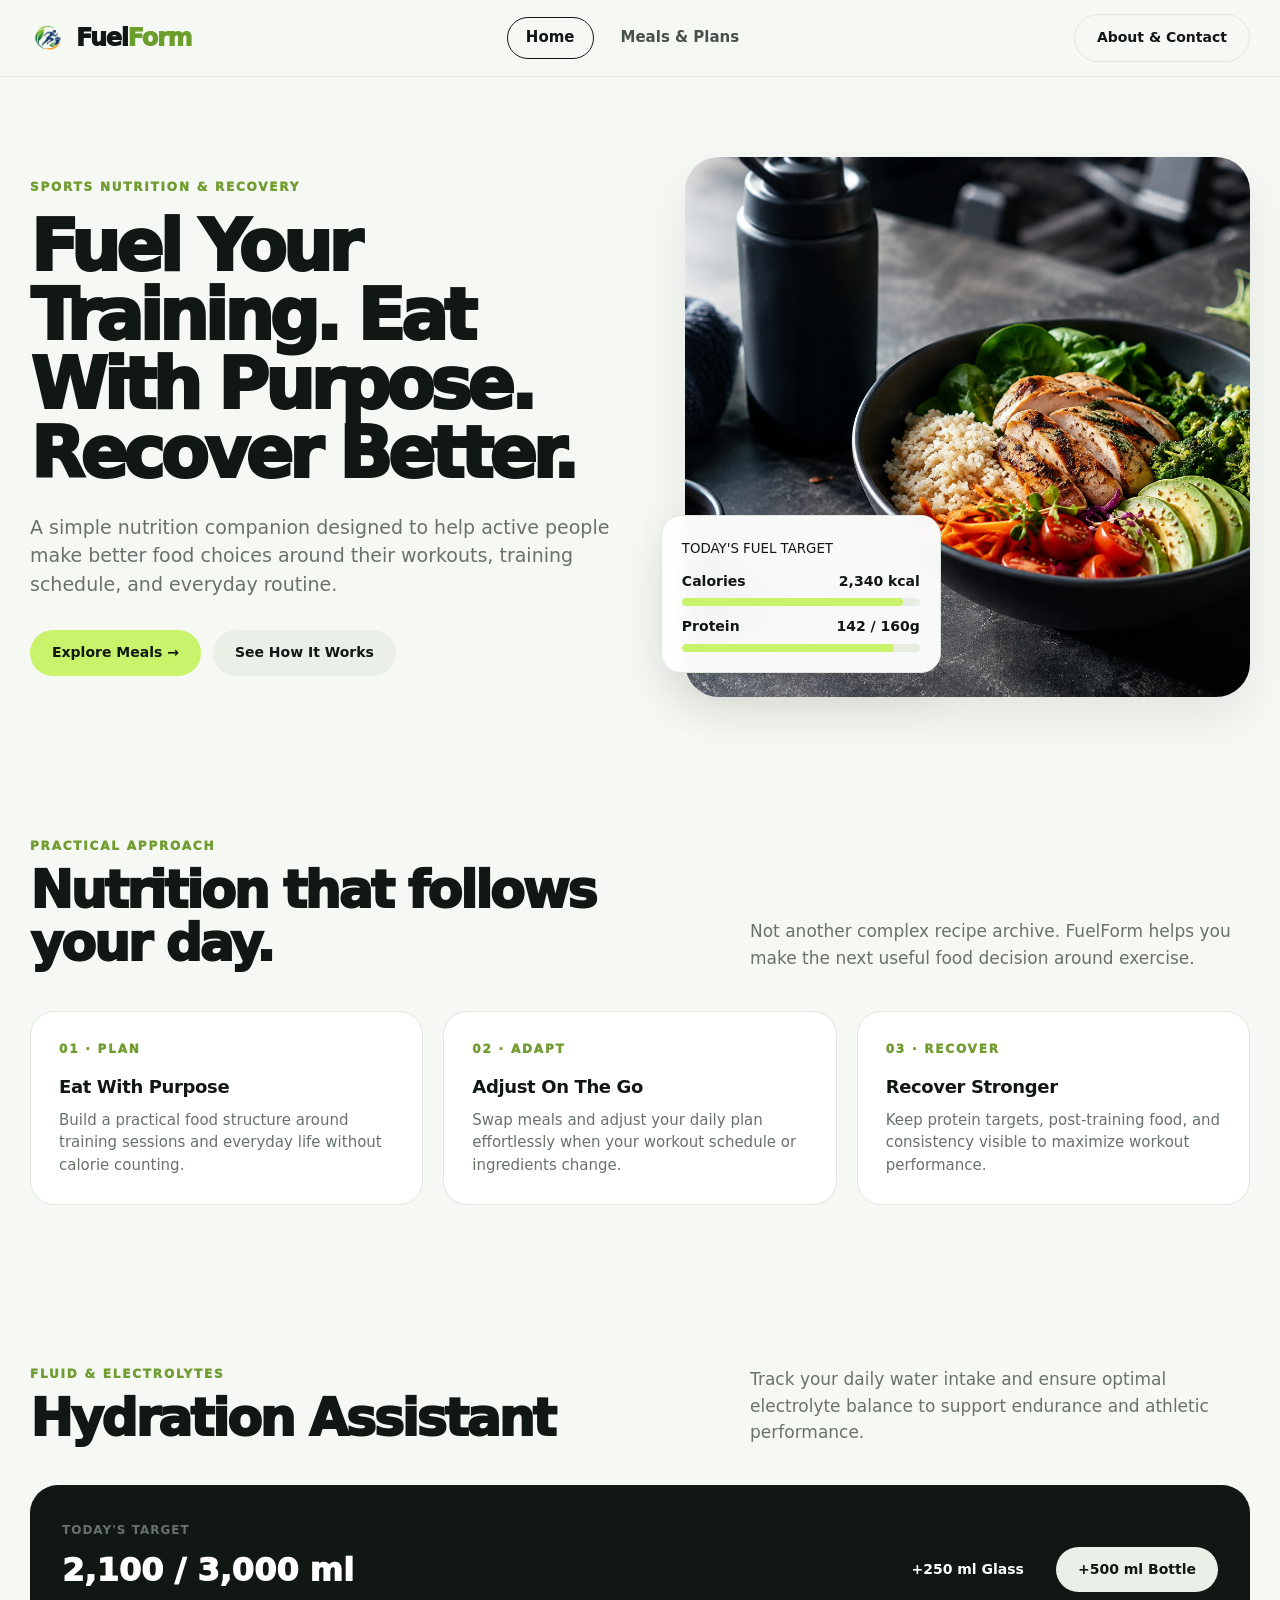
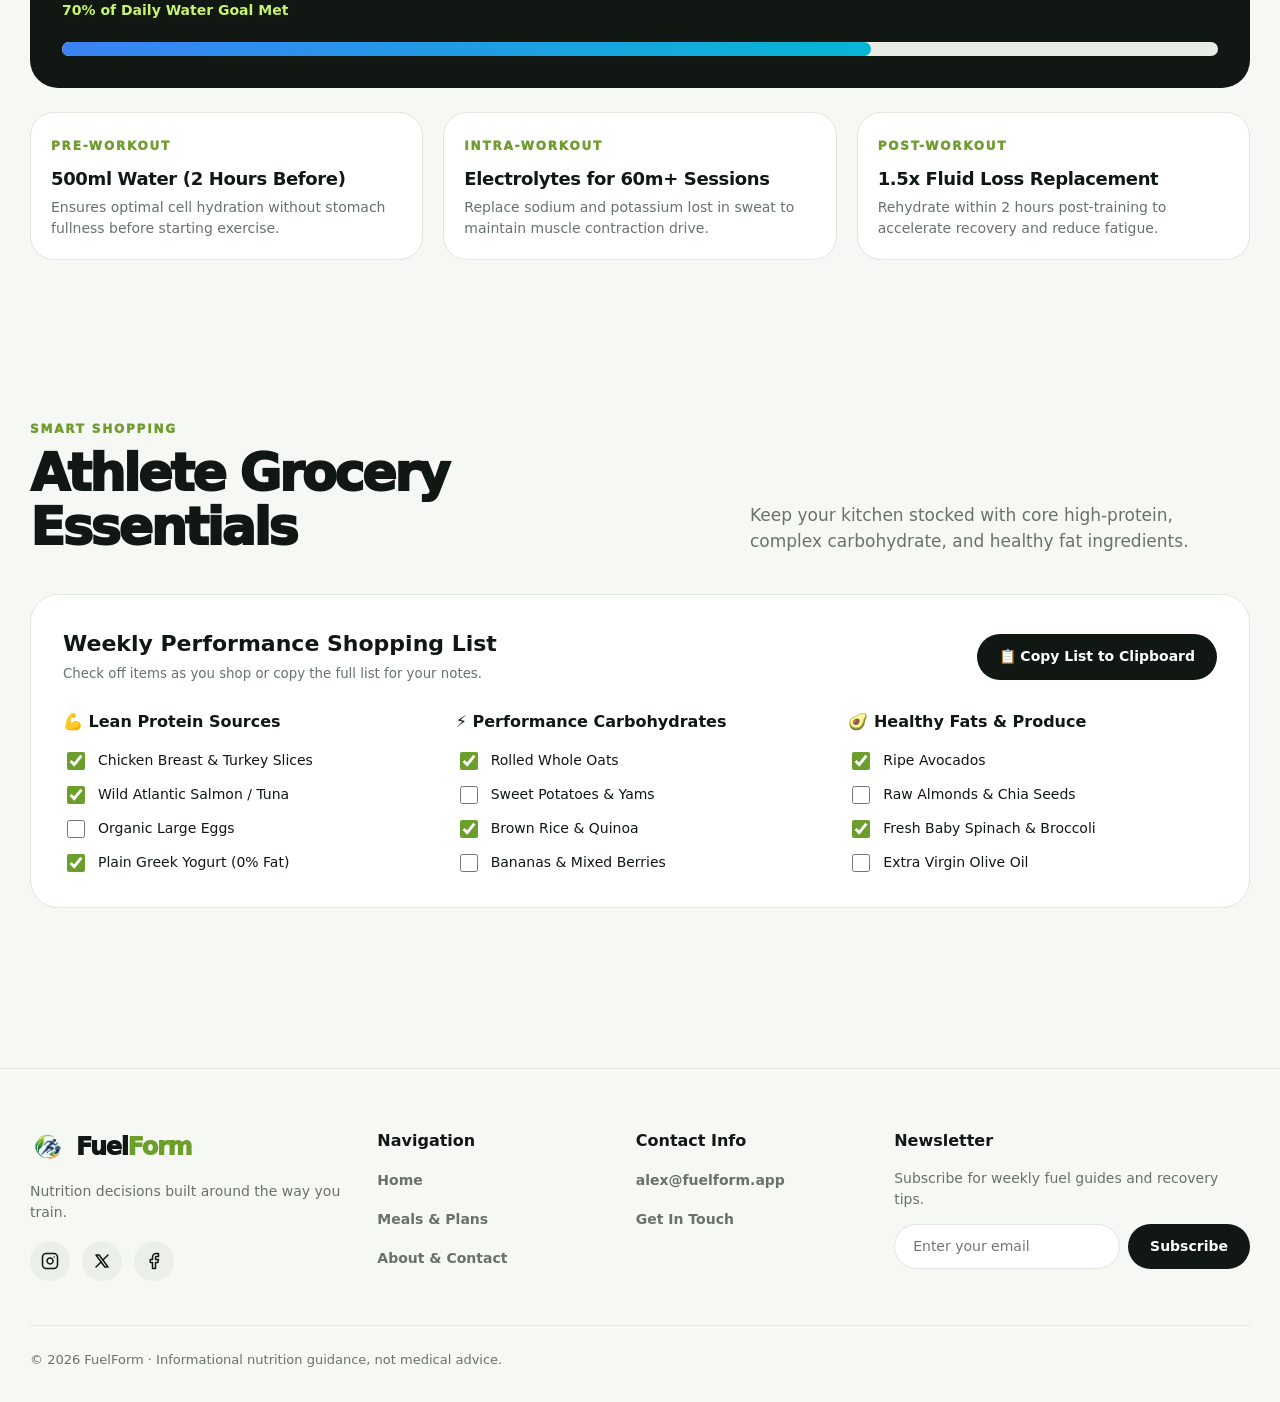
<file: index.html>
<!doctype html>
<html lang="en">

<head>
    <meta charset="utf-8">
    <meta name="viewport" content="width=device-width,initial-scale=1">
    <title>Home · FuelForm Sports Nutrition</title>
    <link rel="icon" type="image/png" href="assets/images/logo.png">
    <link rel="stylesheet" href="css/style.css">
</head>

<body>
    <!-- HEADER -->
    <header class="header">
        <div class="container nav">
            <a class="brand" href="index.html"><img src="assets/images/logo.png" alt="FuelForm Logo" class="brand-logo"><span>Fuel<em>Form</em></span></a>
            <nav class="navlinks">
                <a href="index.html" class="active">Home</a>
                <a href="meals-plans.html">Meals & Plans</a>
                <a href="about.html" class="nav-mobile-only">About & Contact</a>
            </nav>
            <div class="actions">
                <a href="about.html" class="btn primary nav-cta">About & Contact</a>
                <button class="menu" aria-label="Open navigation">☰</button>
            </div>
        </div>
    </header>

    <main>
        <!-- HERO SECTION -->
        <section class="hero">
            <div class="container hero-grid">
                <div>
                    <div class="eyebrow">SPORTS NUTRITION & RECOVERY</div>
                    <h1>Fuel Your Training. Eat With Purpose. Recover Better.</h1>
                    <p>A simple nutrition companion designed to help active people make better food choices around their workouts, training schedule, and everyday routine.</p>
                    <div class="actions" style="margin-top:28px">
                        <a class="btn lime" href="meals-plans.html">Explore Meals →</a>
                        <a class="btn soft" href="about.html">See How It Works</a>
                    </div>
                </div>
                <div class="photo-wrap">
                    <img class="hero-photo" src="assets/images/hero-food.png" alt="High-protein balanced sports nutrition meal">
                    <div class="float">
                        <small>TODAY'S FUEL TARGET</small>
                        <div class="metric"><span>Calories</span><span>2,340 kcal</span></div>
                        <div class="progress"><i style="width:93%"></i></div>
                        <div class="metric"><span>Protein</span><span>142 / 160g</span></div>
                        <div class="progress"><i style="width:89%"></i></div>
                    </div>
                </div>
            </div>
        </section>

        <!-- CORE PILLARS OVERVIEW -->
        <section class="section">
            <div class="container">
                <div class="sectionhead">
                    <div>
                        <div class="eyebrow">PRACTICAL APPROACH</div>
                        <h2>Nutrition that follows your day.</h2>
                    </div>
                    <p>Not another complex recipe archive. FuelForm helps you make the next useful food decision around exercise.</p>
                </div>
                <div class="qa-grid">
                    <article class="qa-card">
                        <div class="eyebrow">01 · PLAN</div>
                        <h4>Eat With Purpose</h4>
                        <p>Build a practical food structure around training sessions and everyday life without calorie counting.</p>
                    </article>

                    <article class="qa-card">
                        <div class="eyebrow">02 · ADAPT</div>
                        <h4>Adjust On The Go</h4>
                        <p>Swap meals and adjust your daily plan effortlessly when your workout schedule or ingredients change.</p>
                    </article>

                    <article class="qa-card">
                        <div class="eyebrow">03 · RECOVER</div>
                        <h4>Recover Stronger</h4>
                        <p>Keep protein targets, post-training food, and consistency visible to maximize workout performance.</p>
                    </article>
                </div>
            </div>
        </section>

        <!-- HYDRATION TRACKING SECTION -->
        <section id="hydration-tracker" class="section" style="background: rgba(255,255,255,0.02); border-top: 1px solid var(--border); border-bottom: 1px solid var(--border);">
            <div class="container">
                <div class="sectionhead">
                    <div>
                        <div class="eyebrow">FLUID & ELECTROLYTES</div>
                        <h2>Hydration Assistant</h2>
                    </div>
                    <p>Track your daily water intake and ensure optimal electrolyte balance to support endurance and athletic performance.</p>
                </div>

                <div class="hydration-card">
                    <div class="hydration-stats">
                        <div>
                            <small style="color:var(--muted); font-size:12px; font-weight:700; text-transform:uppercase; letter-spacing:1px;">Today's Target</small>
                            <h3 style="font-size:32px; margin:4px 0; font-weight:950;"><span id="water-counter">2,100</span> / 3,000 ml</h3>
                            <p style="color:var(--lime); margin:0; font-weight:700; font-size:14px;">70% of Daily Water Goal Met</p>
                        </div>
                        <div class="water-buttons">
                            <button class="btn primary" onclick="addWater(250)">+250 ml Glass</button>
                            <button class="btn soft" onclick="addWater(500)">+500 ml Bottle</button>
                        </div>
                    </div>
                    <div class="progress" style="height:14px; margin-top:20px;">
                        <i id="water-progress-bar" style="width:70%; background: linear-gradient(90deg, #3b82f6, #06b6d4);"></i>
                    </div>
                </div>

                <div class="hydration-tips-grid">
                    <div class="qa-card" style="padding:20px;">
                        <span class="eyebrow">PRE-WORKOUT</span>
                        <h4 style="margin:8px 0 4px;">500ml Water (2 Hours Before)</h4>
                        <p style="font-size:14px;">Ensures optimal cell hydration without stomach fullness before starting exercise.</p>
                    </div>
                    <div class="qa-card" style="padding:20px;">
                        <span class="eyebrow">INTRA-WORKOUT</span>
                        <h4 style="margin:8px 0 4px;">Electrolytes for 60m+ Sessions</h4>
                        <p style="font-size:14px;">Replace sodium and potassium lost in sweat to maintain muscle contraction drive.</p>
                    </div>
                    <div class="qa-card" style="padding:20px;">
                        <span class="eyebrow">POST-WORKOUT</span>
                        <h4 style="margin:8px 0 4px;">1.5x Fluid Loss Replacement</h4>
                        <p style="font-size:14px;">Rehydrate within 2 hours post-training to accelerate recovery and reduce fatigue.</p>
                    </div>
                </div>
            </div>
        </section>

        <!-- GROCERY ESSENTIALS SECTION -->
        <section id="grocery-checklist" class="section">
            <div class="container">
                <div class="sectionhead">
                    <div>
                        <div class="eyebrow">SMART SHOPPING</div>
                        <h2>Athlete Grocery Essentials</h2>
                    </div>
                    <p>Keep your kitchen stocked with core high-protein, complex carbohydrate, and healthy fat ingredients.</p>
                </div>

                <div class="grocery-card">
                    <div style="display:flex; justify-content:space-between; align-items:center; margin-bottom:24px; flex-wrap:wrap; gap:12px;">
                        <div>
                            <h3 style="margin:0; font-size:22px; font-weight:900;">Weekly Performance Shopping List</h3>
                            <small style="color:var(--muted);">Check off items as you shop or copy the full list for your notes.</small>
                        </div>
                        <button id="copy-grocery-btn" class="btn primary copy-btn">📋 Copy List to Clipboard</button>
                    </div>

                    <div class="grocery-grid">
                        <div class="grocery-category">
                            <h4>💪 Lean Protein Sources</h4>
                            <div class="grocery-list">
                                <label class="grocery-item"><input type="checkbox" checked> <span>Chicken Breast & Turkey Slices</span></label>
                                <label class="grocery-item"><input type="checkbox" checked> <span>Wild Atlantic Salmon / Tuna</span></label>
                                <label class="grocery-item"><input type="checkbox"> <span>Organic Large Eggs</span></label>
                                <label class="grocery-item"><input type="checkbox" checked> <span>Plain Greek Yogurt (0% Fat)</span></label>
                            </div>
                        </div>

                        <div class="grocery-category">
                            <h4>⚡ Performance Carbohydrates</h4>
                            <div class="grocery-list">
                                <label class="grocery-item"><input type="checkbox" checked> <span>Rolled Whole Oats</span></label>
                                <label class="grocery-item"><input type="checkbox"> <span>Sweet Potatoes & Yams</span></label>
                                <label class="grocery-item"><input type="checkbox" checked> <span>Brown Rice & Quinoa</span></label>
                                <label class="grocery-item"><input type="checkbox"> <span>Bananas & Mixed Berries</span></label>
                            </div>
                        </div>

                        <div class="grocery-category">
                            <h4>🥑 Healthy Fats & Produce</h4>
                            <div class="grocery-list">
                                <label class="grocery-item"><input type="checkbox" checked> <span>Ripe Avocados</span></label>
                                <label class="grocery-item"><input type="checkbox"> <span>Raw Almonds & Chia Seeds</span></label>
                                <label class="grocery-item"><input type="checkbox" checked> <span>Fresh Baby Spinach & Broccoli</span></label>
                                <label class="grocery-item"><input type="checkbox"> <span>Extra Virgin Olive Oil</span></label>
                            </div>
                        </div>
                    </div>
                </div>
            </div>
        </section>
    </main>

    <!-- FOOTER -->
    <footer class="footer">
        <div class="container footgrid">
            <div>
                <a class="brand" href="index.html"><img src="assets/images/logo.png" alt="FuelForm Logo" class="brand-logo"><span>Fuel<em>Form</em></span></a>
                <p>Nutrition decisions built around the way you train.</p>
                <div class="social-links">
                    <a href="#" aria-label="Instagram"><svg width="18" height="18" viewBox="0 0 24 24" fill="none" stroke="currentColor" stroke-width="2" stroke-linecap="round" stroke-linejoin="round"><rect x="2" y="2" width="20" height="20" rx="5" ry="5"></rect><path d="M16 11.37A4 4 0 1 1 12.63 8 4 4 0 0 1 16 11.37z"></path><line x1="17.5" y1="6.5" x2="17.51" y2="6.5"></line></svg></a>
                    <a href="#" aria-label="X (Twitter)"><svg width="18" height="18" viewBox="0 0 24 24" fill="none" stroke="currentColor" stroke-width="2" stroke-linecap="round" stroke-linejoin="round"><path d="M4 4l11.733 16h4.267l-11.733 -16z"/><path d="M4 20l6.768 -6.768m2.46 -2.46l6.772 -6.772"/></svg></a>
                    <a href="#" aria-label="Facebook"><svg width="18" height="18" viewBox="0 0 24 24" fill="none" stroke="currentColor" stroke-width="2" stroke-linecap="round" stroke-linejoin="round"><path d="M18 2h-3a5 5 0 0 0-5 5v3H7v4h3v8h4v-8h3l1-4h-4V7a1 1 0 0 1 1-1h3z"></path></svg></a>
                </div>
            </div>

            <div>
                <h4>Navigation</h4>
                <p><a href="index.html">Home</a></p>
                <p><a href="meals-plans.html">Meals & Plans</a></p>
                <p><a href="about.html">About & Contact</a></p>
            </div>

            <div>
                <h4>Contact Info</h4>
                <p><a href="mailto:alex@fuelform.app">alex@fuelform.app</a></p>
                <p><a href="about.html#contact">Get In Touch</a></p>
            </div>

            <div>
                <h4>Newsletter</h4>
                <p>Subscribe for weekly fuel guides and recovery tips.</p>
                <form id="newsletter-form" class="newsletter-form">
                    <div class="newsletter-input-wrap">
                        <input type="email" placeholder="Enter your email" required aria-label="Email address">
                        <button type="submit" class="btn primary">Subscribe</button>
                    </div>
                </form>
            </div>
        </div>

        <div class="container bottom">© 2026 FuelForm · Informational nutrition guidance, not medical advice.</div>
    </footer>

    <!-- MOBILE BOTTOM BAR -->
    <div class="mobilebar">
        <a class="active" href="index.html"><b>⌂</b>Home</a>
        <a href="meals-plans.html"><b>▦</b>Meals & Plans</a>
        <a href="about.html"><b>ℹ</b>About & Contact</a>
    </div>

    <!-- BACK TO TOP BUTTON -->
    <button id="back-to-top" class="back-to-top" aria-label="Back to top" title="Back to top">↑</button>

    <script src="js/app.js"></script>
</body>

</html>
</file>
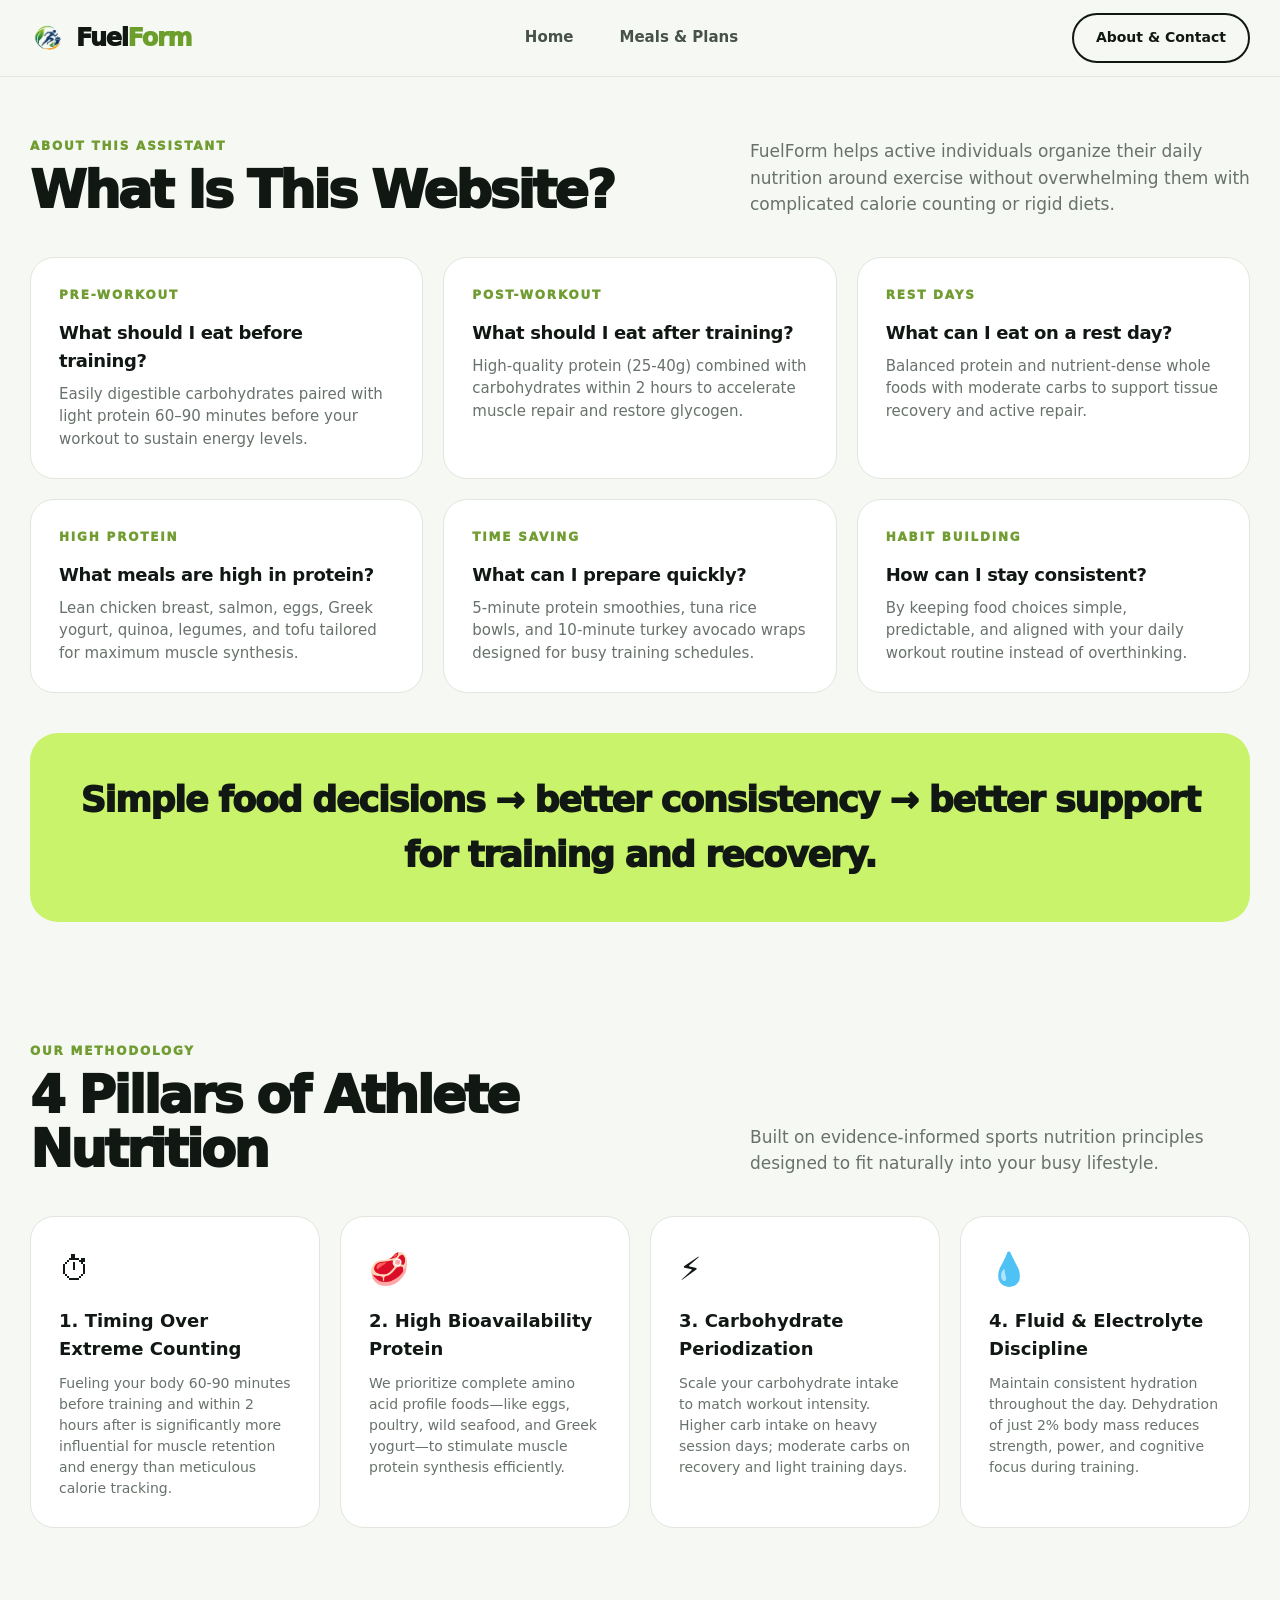
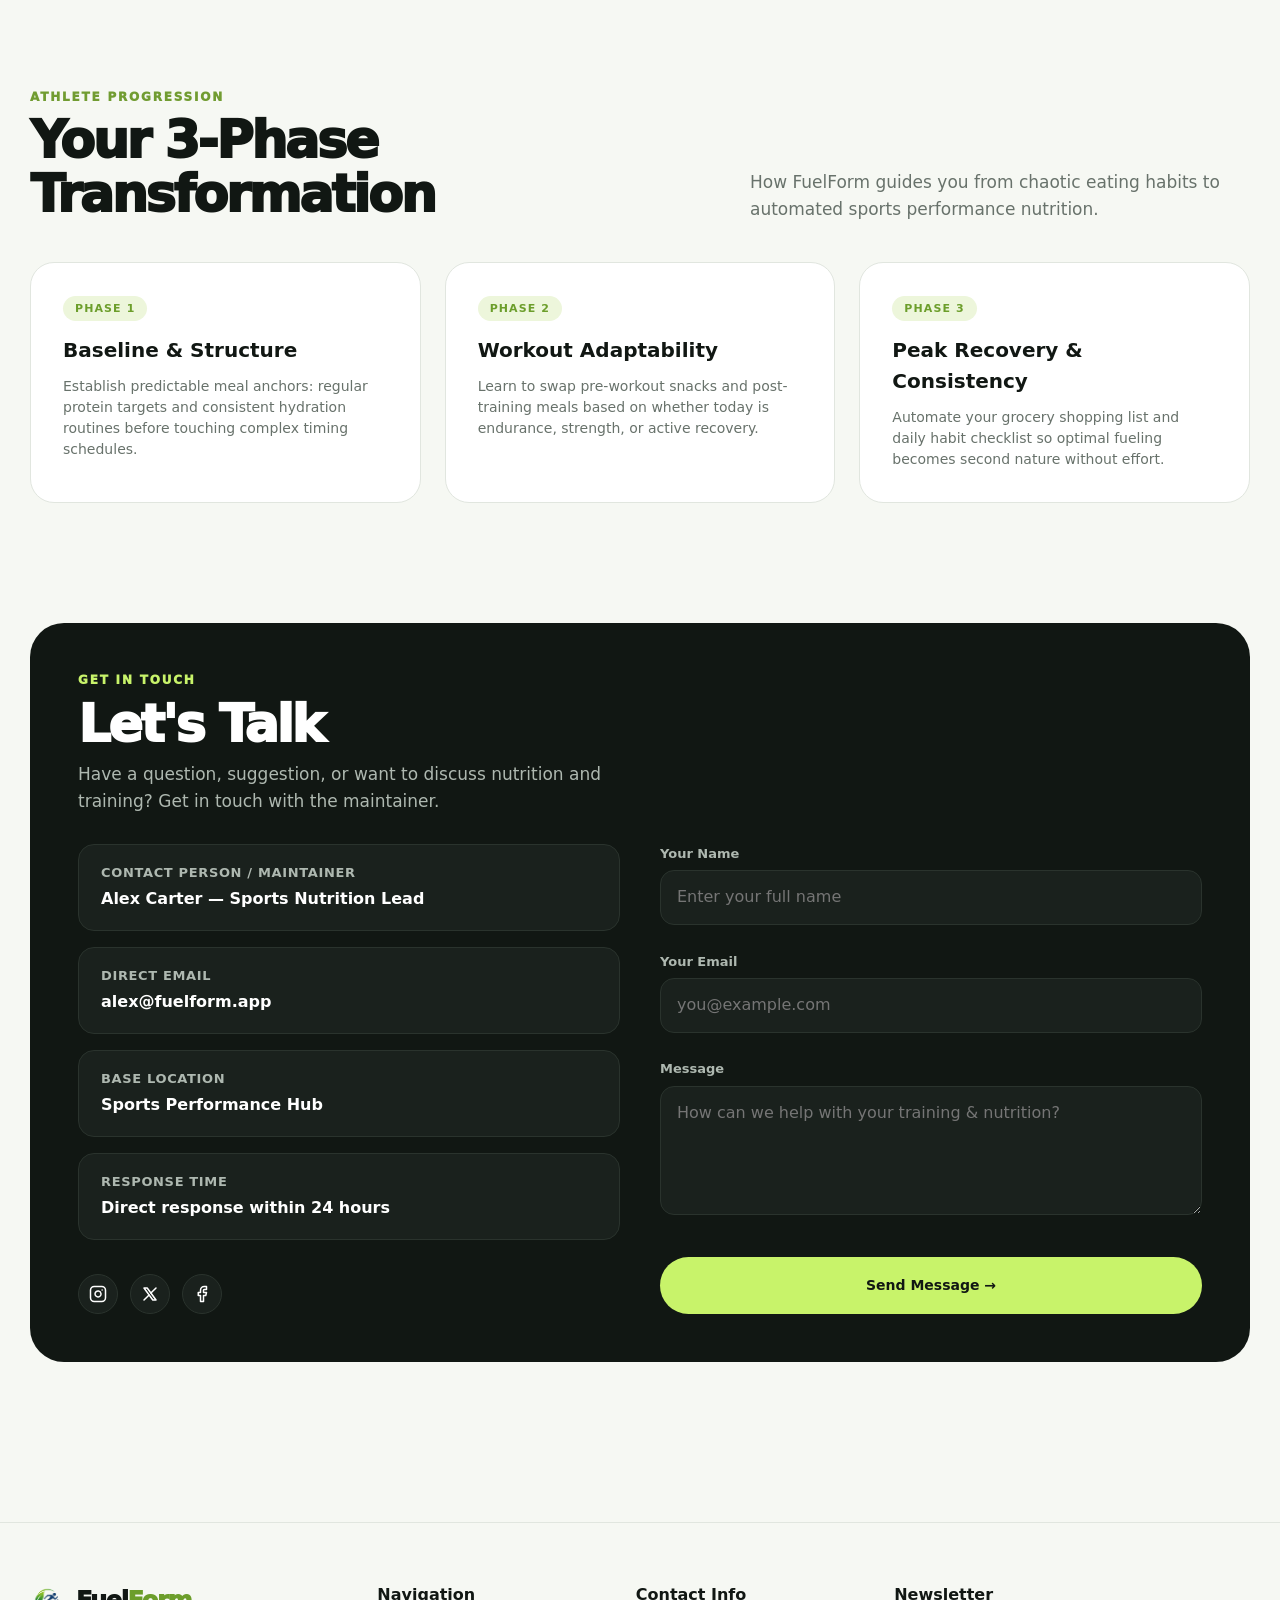
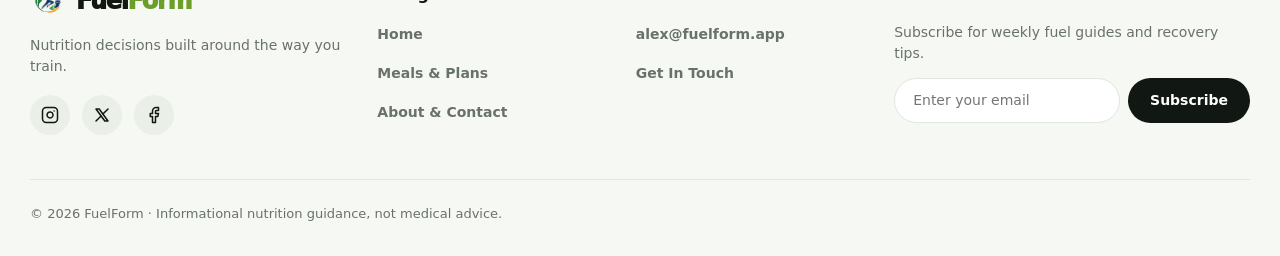
<file: about.html>
<!doctype html>
<html lang="en">

<head>
    <meta charset="utf-8">
    <meta name="viewport" content="width=device-width,initial-scale=1">
    <title>About & Contact · FuelForm</title>
    <link rel="icon" type="image/png" href="assets/images/logo.png">
    <link rel="stylesheet" href="css/style.css">
</head>

<body>
    <!-- HEADER -->
    <header class="header">
        <div class="container nav">
            <a class="brand" href="index.html"><img src="assets/images/logo.png" alt="FuelForm Logo" class="brand-logo"><span>Fuel<em>Form</em></span></a>
            <nav class="navlinks">
                <a href="index.html">Home</a>
                <a href="meals-plans.html">Meals & Plans</a>
                <a href="about.html" class="active nav-mobile-only">About & Contact</a>
            </nav>
            <div class="actions">
                <a href="about.html" class="btn primary nav-cta active">About & Contact</a>
                <button class="menu" aria-label="Open navigation">☰</button>
            </div>
        </div>
    </header>

    <main>
        <!-- ABOUT SECTION -->
        <section class="section" style="padding: 60px 0 40px;">
            <div class="container">
                <div class="sectionhead">
                    <div>
                        <div class="eyebrow">ABOUT THIS ASSISTANT</div>
                        <h2>What Is This Website?</h2>
                    </div>
                    <p>FuelForm helps active individuals organize their daily nutrition around exercise without overwhelming them with complicated calorie counting or rigid diets.</p>
                </div>

                <div class="qa-grid">
                    <article class="qa-card">
                        <div class="eyebrow">PRE-WORKOUT</div>
                        <h4>What should I eat before training?</h4>
                        <p>Easily digestible carbohydrates paired with light protein 60–90 minutes before your workout to sustain energy levels.</p>
                    </article>

                    <article class="qa-card">
                        <div class="eyebrow">POST-WORKOUT</div>
                        <h4>What should I eat after training?</h4>
                        <p>High-quality protein (25-40g) combined with carbohydrates within 2 hours to accelerate muscle repair and restore glycogen.</p>
                    </article>

                    <article class="qa-card">
                        <div class="eyebrow">REST DAYS</div>
                        <h4>What can I eat on a rest day?</h4>
                        <p>Balanced protein and nutrient-dense whole foods with moderate carbs to support tissue recovery and active repair.</p>
                    </article>

                    <article class="qa-card">
                        <div class="eyebrow">HIGH PROTEIN</div>
                        <h4>What meals are high in protein?</h4>
                        <p>Lean chicken breast, salmon, eggs, Greek yogurt, quinoa, legumes, and tofu tailored for maximum muscle synthesis.</p>
                    </article>

                    <article class="qa-card">
                        <div class="eyebrow">TIME SAVING</div>
                        <h4>What can I prepare quickly?</h4>
                        <p>5-minute protein smoothies, tuna rice bowls, and 10-minute turkey avocado wraps designed for busy training schedules.</p>
                    </article>

                    <article class="qa-card">
                        <div class="eyebrow">HABIT BUILDING</div>
                        <h4>How can I stay consistent?</h4>
                        <p>By keeping food choices simple, predictable, and aligned with your daily workout routine instead of overthinking.</p>
                    </article>
                </div>

                <!-- PHILOSOPHY BANNER -->
                <div class="philosophy-banner">
                    <h3>Simple food decisions → better consistency → better support for training and recovery.</h3>
                </div>
            </div>
        </section>

        <!-- NEW SECTION 1: NUTRITION METHODOLOGY -->
        <section id="nutrition-methodology" class="section" style="background: rgba(255,255,255,0.02); border-top: 1px solid var(--border); border-bottom: 1px solid var(--border);">
            <div class="container">
                <div class="sectionhead">
                    <div>
                        <div class="eyebrow">OUR METHODOLOGY</div>
                        <h2>4 Pillars of Athlete Nutrition</h2>
                    </div>
                    <p>Built on evidence-informed sports nutrition principles designed to fit naturally into your busy lifestyle.</p>
                </div>

                <div class="methodology-grid">
                    <div class="method-card">
                        <div style="font-size:32px; margin-bottom:12px;">⏱</div>
                        <h3>1. Timing Over Extreme Counting</h3>
                        <p>Fueling your body 60-90 minutes before training and within 2 hours after is significantly more influential for muscle retention and energy than meticulous calorie tracking.</p>
                    </div>

                    <div class="method-card">
                        <div style="font-size:32px; margin-bottom:12px;">🥩</div>
                        <h3>2. High Bioavailability Protein</h3>
                        <p>We prioritize complete amino acid profile foods—like eggs, poultry, wild seafood, and Greek yogurt—to stimulate muscle protein synthesis efficiently.</p>
                    </div>

                    <div class="method-card">
                        <div style="font-size:32px; margin-bottom:12px;">⚡</div>
                        <h3>3. Carbohydrate Periodization</h3>
                        <p>Scale your carbohydrate intake to match workout intensity. Higher carb intake on heavy session days; moderate carbs on recovery and light training days.</p>
                    </div>

                    <div class="method-card">
                        <div style="font-size:32px; margin-bottom:12px;">💧</div>
                        <h3>4. Fluid & Electrolyte Discipline</h3>
                        <p>Maintain consistent hydration throughout the day. Dehydration of just 2% body mass reduces strength, power, and cognitive focus during training.</p>
                    </div>
                </div>
            </div>
        </section>

        <!-- NEW SECTION 2: ATHLETE GROWTH JOURNEY -->
        <section id="athlete-journey" class="section">
            <div class="container">
                <div class="sectionhead">
                    <div>
                        <div class="eyebrow">ATHLETE PROGRESSION</div>
                        <h2>Your 3-Phase Transformation</h2>
                    </div>
                    <p>How FuelForm guides you from chaotic eating habits to automated sports performance nutrition.</p>
                </div>

                <div class="journey-timeline">
                    <div class="journey-step">
                        <span class="phase-badge">Phase 1</span>
                        <h3>Baseline & Structure</h3>
                        <p>Establish predictable meal anchors: regular protein targets and consistent hydration routines before touching complex timing schedules.</p>
                    </div>

                    <div class="journey-step">
                        <span class="phase-badge">Phase 2</span>
                        <h3>Workout Adaptability</h3>
                        <p>Learn to swap pre-workout snacks and post-training meals based on whether today is endurance, strength, or active recovery.</p>
                    </div>

                    <div class="journey-step">
                        <span class="phase-badge">Phase 3</span>
                        <h3>Peak Recovery & Consistency</h3>
                        <p>Automate your grocery shopping list and daily habit checklist so optimal fueling becomes second nature without effort.</p>
                    </div>
                </div>
            </div>
        </section>

        <!-- CONTACT SECTION -->
        <section id="contact" class="section" style="padding-top: 20px;">
            <div class="container">
                <div class="contact-section">
                    <div>
                        <div class="eyebrow" style="color:var(--lime)">GET IN TOUCH</div>
                        <h2 style="font-size:clamp(2.2rem,4vw,3.2rem); margin:6px 0 10px; font-weight:950; color:white;">Let's Talk</h2>
                        <p class="muted" style="margin:0; font-size:17px; max-width:560px;">Have a question, suggestion, or want to discuss nutrition and training? Get in touch with the maintainer.</p>
                    </div>

                    <div class="contact-layout">
                        <!-- MAINTAINER DETAILS -->
                        <div class="contact-info-list">
                            <div class="contact-box">
                                <strong>Contact Person / Maintainer</strong>
                                <span>Alex Carter — Sports Nutrition Lead</span>
                            </div>
                            <div class="contact-box">
                                <strong>Direct Email</strong>
                                <span>alex@fuelform.app</span>
                            </div>
                            <div class="contact-box">
                                <strong>Base Location</strong>
                                <span>Sports Performance Hub</span>
                            </div>
                            <div class="contact-box">
                                <strong>Response Time</strong>
                                <span>Direct response within 24 hours</span>
                            </div>
                            <div class="social-links">
                                <a href="#" aria-label="Instagram"><svg width="18" height="18" viewBox="0 0 24 24" fill="none" stroke="currentColor" stroke-width="2" stroke-linecap="round" stroke-linejoin="round"><rect x="2" y="2" width="20" height="20" rx="5" ry="5"></rect><path d="M16 11.37A4 4 0 1 1 12.63 8 4 4 0 0 1 16 11.37z"></path><line x1="17.5" y1="6.5" x2="17.51" y2="6.5"></line></svg></a>
                                <a href="#" aria-label="X (Twitter)"><svg width="18" height="18" viewBox="0 0 24 24" fill="none" stroke="currentColor" stroke-width="2" stroke-linecap="round" stroke-linejoin="round"><path d="M4 4l11.733 16h4.267l-11.733 -16z"/><path d="M4 20l6.768 -6.768m2.46 -2.46l6.772 -6.772"/></svg></a>
                                <a href="#" aria-label="Facebook"><svg width="18" height="18" viewBox="0 0 24 24" fill="none" stroke="currentColor" stroke-width="2" stroke-linecap="round" stroke-linejoin="round"><path d="M18 2h-3a5 5 0 0 0-5 5v3H7v4h3v8h4v-8h3l1-4h-4V7a1 1 0 0 1 1-1h3z"></path></svg></a>
                            </div>
                        </div>

                        <!-- SIMPLE CONTACT FORM -->
                        <form id="contact-form" class="contact-form">
                            <div>
                                <label for="contact-name">Your Name</label>
                                <input id="contact-name" type="text" placeholder="Enter your full name" required>
                            </div>
                            <div>
                                <label for="contact-email">Your Email</label>
                                <input id="contact-email" type="email" placeholder="you@example.com" required>
                            </div>
                            <div>
                                <label for="contact-message">Message</label>
                                <textarea id="contact-message" rows="4" placeholder="How can we help with your training & nutrition?" required></textarea>
                            </div>
                            <button class="btn lime" type="submit" style="width:100%; margin-top:8px;">Send Message →</button>
                        </form>
                    </div>
                </div>
            </div>
        </section>
    </main>

    <!-- FOOTER -->
    <footer class="footer">
        <div class="container footgrid">
            <div>
                <a class="brand" href="index.html"><img src="assets/images/logo.png" alt="FuelForm Logo" class="brand-logo"><span>Fuel<em>Form</em></span></a>
                <p>Nutrition decisions built around the way you train.</p>
                <div class="social-links">
                    <a href="#" aria-label="Instagram"><svg width="18" height="18" viewBox="0 0 24 24" fill="none" stroke="currentColor" stroke-width="2" stroke-linecap="round" stroke-linejoin="round"><rect x="2" y="2" width="20" height="20" rx="5" ry="5"></rect><path d="M16 11.37A4 4 0 1 1 12.63 8 4 4 0 0 1 16 11.37z"></path><line x1="17.5" y1="6.5" x2="17.51" y2="6.5"></line></svg></a>
                    <a href="#" aria-label="X (Twitter)"><svg width="18" height="18" viewBox="0 0 24 24" fill="none" stroke="currentColor" stroke-width="2" stroke-linecap="round" stroke-linejoin="round"><path d="M4 4l11.733 16h4.267l-11.733 -16z"/><path d="M4 20l6.768 -6.768m2.46 -2.46l6.772 -6.772"/></svg></a>
                    <a href="#" aria-label="Facebook"><svg width="18" height="18" viewBox="0 0 24 24" fill="none" stroke="currentColor" stroke-width="2" stroke-linecap="round" stroke-linejoin="round"><path d="M18 2h-3a5 5 0 0 0-5 5v3H7v4h3v8h4v-8h3l1-4h-4V7a1 1 0 0 1 1-1h3z"></path></svg></a>
                </div>
            </div>

            <div>
                <h4>Navigation</h4>
                <p><a href="index.html">Home</a></p>
                <p><a href="meals-plans.html">Meals & Plans</a></p>
                <p><a href="about.html">About & Contact</a></p>
            </div>

            <div>
                <h4>Contact Info</h4>
                <p><a href="mailto:alex@fuelform.app">alex@fuelform.app</a></p>
                <p><a href="#contact">Get In Touch</a></p>
            </div>

            <div>
                <h4>Newsletter</h4>
                <p>Subscribe for weekly fuel guides and recovery tips.</p>
                <form id="newsletter-form" class="newsletter-form">
                    <div class="newsletter-input-wrap">
                        <input type="email" placeholder="Enter your email" required aria-label="Email address">
                        <button type="submit" class="btn primary">Subscribe</button>
                    </div>
                </form>
            </div>
        </div>

        <div class="container bottom">© 2026 FuelForm · Informational nutrition guidance, not medical advice.</div>
    </footer>

    <!-- MOBILE BOTTOM BAR -->
    <div class="mobilebar">
        <a href="index.html"><b>⌂</b>Home</a>
        <a href="meals-plans.html"><b>▦</b>Meals & Plans</a>
        <a class="active" href="about.html"><b>ℹ</b>About & Contact</a>
    </div>

    <!-- BACK TO TOP BUTTON -->
    <button id="back-to-top" class="back-to-top" aria-label="Back to top" title="Back to top">↑</button>

    <script src="js/app.js"></script>
</body>

</html>
</file>
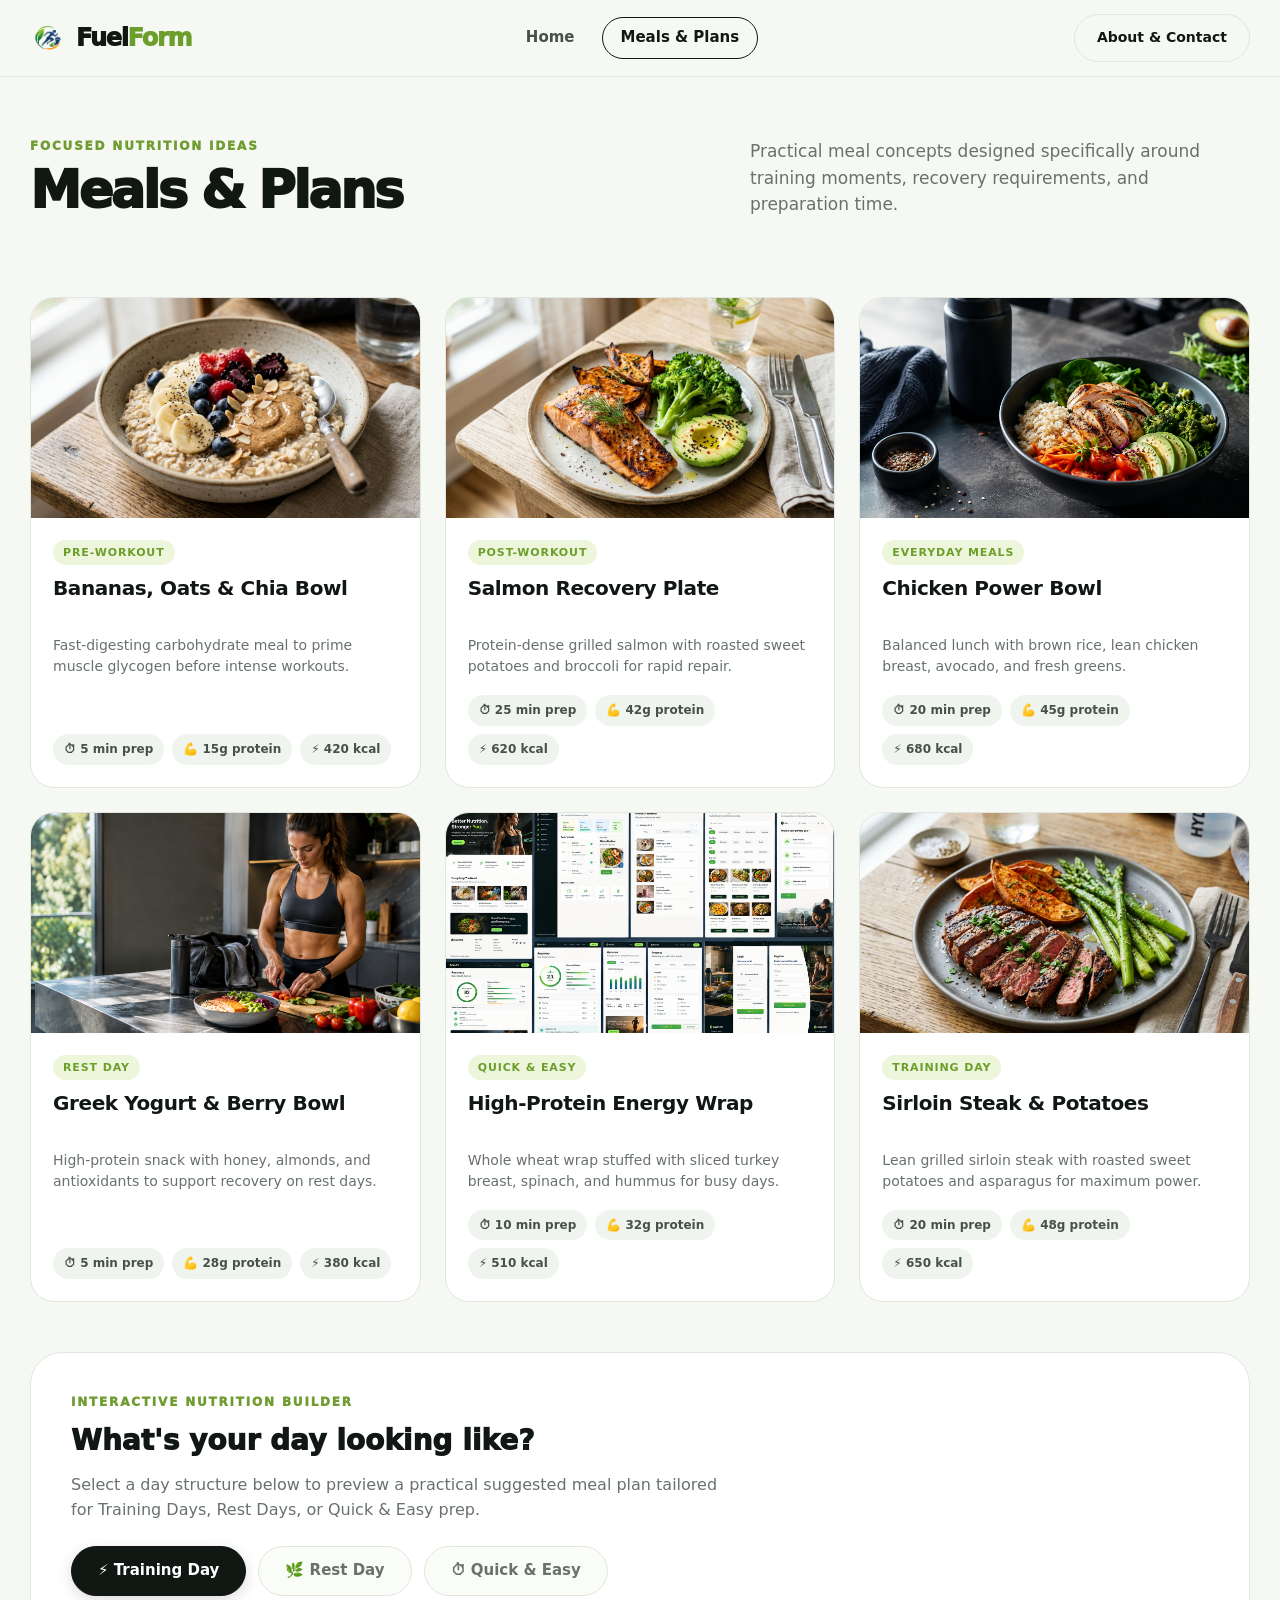
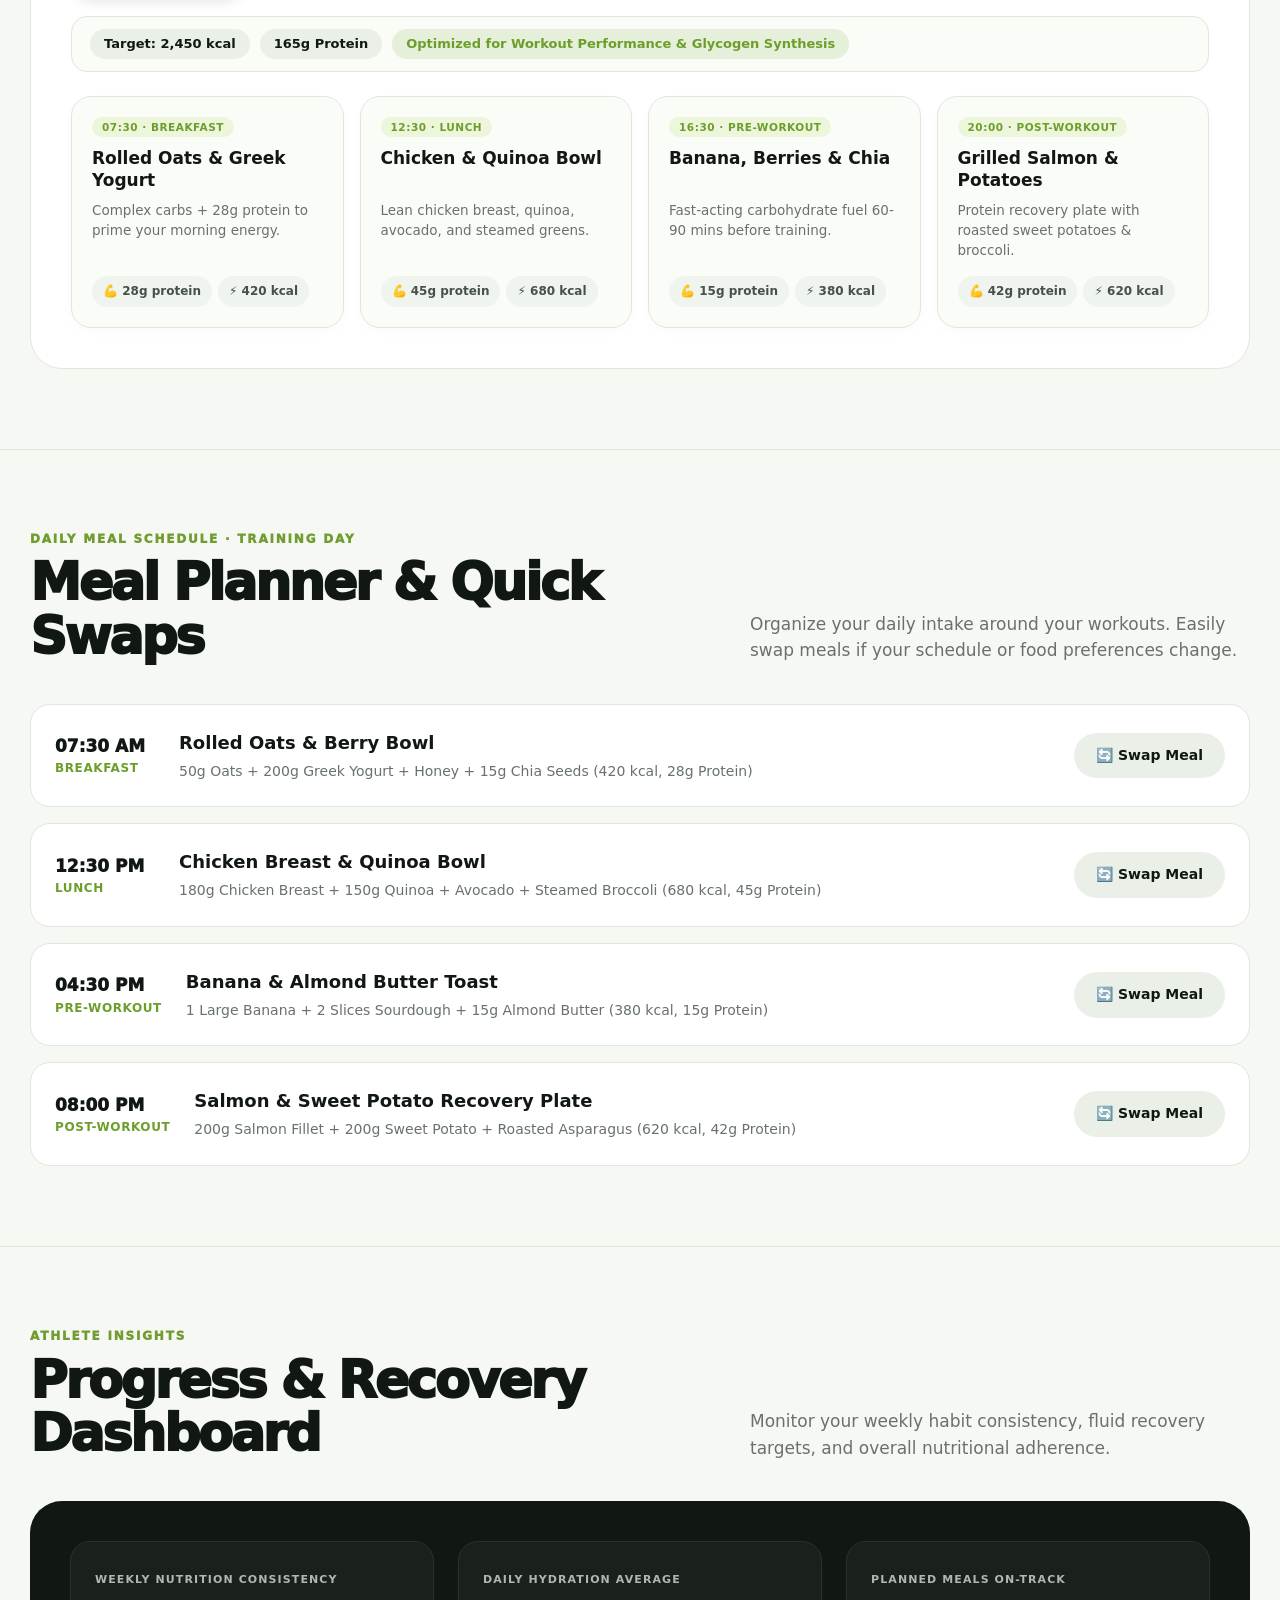
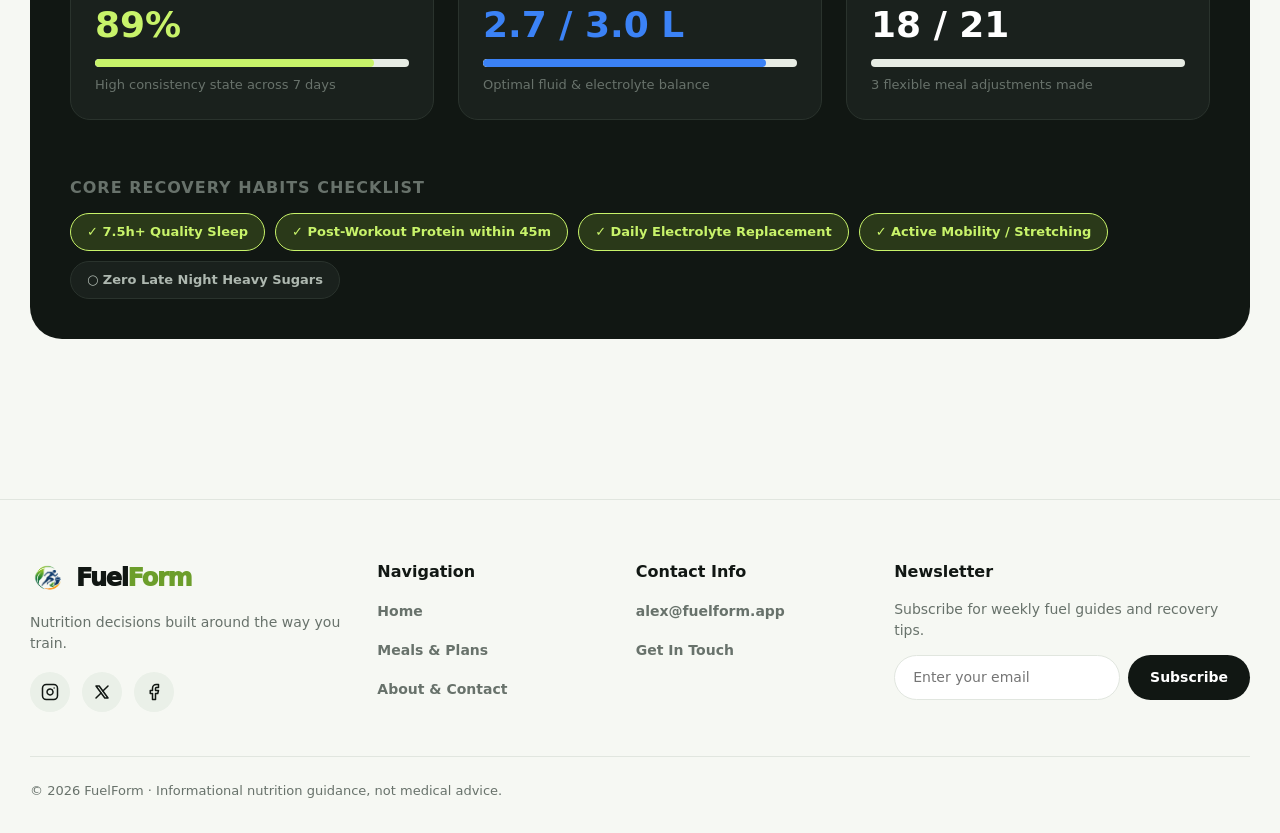
<file: meals-plans.html>
<!doctype html>
<html lang="en">

<head>
    <meta charset="utf-8">
    <meta name="viewport" content="width=device-width,initial-scale=1">
    <title>Meals & Plans · FuelForm</title>
    <link rel="icon" type="image/png" href="assets/images/logo.png">
    <link rel="stylesheet" href="css/style.css">
</head>

<body>
    <!-- HEADER -->
    <header class="header">
        <div class="container nav">
            <a class="brand" href="index.html"><img src="assets/images/logo.png" alt="FuelForm Logo" class="brand-logo"><span>Fuel<em>Form</em></span></a>
            <nav class="navlinks">
                <a href="index.html">Home</a>
                <a href="meals-plans.html" class="active">Meals & Plans</a>
                <a href="about.html" class="nav-mobile-only">About & Contact</a>
            </nav>
            <div class="actions">
                <a href="about.html" class="btn primary nav-cta">About & Contact</a>
                <button class="menu" aria-label="Open navigation">☰</button>
            </div>
        </div>
    </header>

    <main>
        <!-- PAGE HERO -->
        <section class="section" style="padding: 60px 0 30px;">
            <div class="container">
                <div class="sectionhead" style="margin-bottom:0;">
                    <div>
                        <div class="eyebrow">FOCUSED NUTRITION IDEAS</div>
                        <h2>Meals & Plans</h2>
                    </div>
                    <p>Practical meal concepts designed specifically around training moments, recovery requirements, and preparation time.</p>
                </div>
            </div>
        </section>

        <!-- 6 MEAL CATEGORY CARDS -->
        <section class="section" style="padding-top:20px;">
            <div class="container">
                <div class="meal-categories">
                    <article class="meal-card">
                        <img src="assets/images/meal-preworkout.jpg" alt="Pre-workout energy oatmeal bowl">
                        <div class="meal-body">
                            <span class="meal-badge">Pre-Workout</span>
                            <h3>Bananas, Oats & Chia Bowl</h3>
                            <p>Fast-digesting carbohydrate meal to prime muscle glycogen before intense workouts.</p>
                            <div class="meal-meta">
                                <span class="tag">⏱ 5 min prep</span>
                                <span class="tag">💪 15g protein</span>
                                <span class="tag">⚡ 420 kcal</span>
                            </div>
                        </div>
                    </article>

                    <article class="meal-card">
                        <img src="assets/images/meal-postworkout.jpg" alt="Post-workout salmon recovery plate">
                        <div class="meal-body">
                            <span class="meal-badge">Post-Workout</span>
                            <h3>Salmon Recovery Plate</h3>
                            <p>Protein-dense grilled salmon with roasted sweet potatoes and broccoli for rapid repair.</p>
                            <div class="meal-meta">
                                <span class="tag">⏱ 25 min prep</span>
                                <span class="tag">💪 42g protein</span>
                                <span class="tag">⚡ 620 kcal</span>
                            </div>
                        </div>
                    </article>

                    <article class="meal-card">
                        <img src="assets/images/hero-food.png" alt="Everyday chicken power bowl">
                        <div class="meal-body">
                            <span class="meal-badge">Everyday Meals</span>
                            <h3>Chicken Power Bowl</h3>
                            <p>Balanced lunch with brown rice, lean chicken breast, avocado, and fresh greens.</p>
                            <div class="meal-meta">
                                <span class="tag">⏱ 20 min prep</span>
                                <span class="tag">💪 45g protein</span>
                                <span class="tag">⚡ 680 kcal</span>
                            </div>
                        </div>
                    </article>

                    <article class="meal-card">
                        <img src="assets/images/athlete-kitchen.png" alt="Rest day Greek yogurt bowl">
                        <div class="meal-body">
                            <span class="meal-badge">Rest Day</span>
                            <h3>Greek Yogurt & Berry Bowl</h3>
                            <p>High-protein snack with honey, almonds, and antioxidants to support recovery on rest days.</p>
                            <div class="meal-meta">
                                <span class="tag">⏱ 5 min prep</span>
                                <span class="tag">💪 28g protein</span>
                                <span class="tag">⚡ 380 kcal</span>
                            </div>
                        </div>
                    </article>

                    <article class="meal-card">
                        <img src="assets/images/product-overview.png" alt="Quick high protein wrap">
                        <div class="meal-body">
                            <span class="meal-badge">Quick & Easy</span>
                            <h3>High-Protein Energy Wrap</h3>
                            <p>Whole wheat wrap stuffed with sliced turkey breast, spinach, and hummus for busy days.</p>
                            <div class="meal-meta">
                                <span class="tag">⏱ 10 min prep</span>
                                <span class="tag">💪 32g protein</span>
                                <span class="tag">⚡ 510 kcal</span>
                            </div>
                        </div>
                    </article>

                    <article class="meal-card">
                        <img src="assets/images/meal-trainingday.jpg" alt="Training day sirloin steak recovery plate">
                        <div class="meal-body">
                            <span class="meal-badge">Training Day</span>
                            <h3>Sirloin Steak & Potatoes</h3>
                            <p>Lean grilled sirloin steak with roasted sweet potatoes and asparagus for maximum power.</p>
                            <div class="meal-meta">
                                <span class="tag">⏱ 20 min prep</span>
                                <span class="tag">💪 48g protein</span>
                                <span class="tag">⚡ 650 kcal</span>
                            </div>
                        </div>
                    </article>
                </div>

                <!-- SIMPLE PERSONAL PLAN BUILDER -->
                <div class="plan-builder">
                    <div style="max-width: 650px;">
                        <div class="eyebrow">INTERACTIVE NUTRITION BUILDER</div>
                        <h3 style="font-size: 28px; margin: 6px 0 10px; font-weight: 950;">What's your day looking like?</h3>
                        <p style="color: var(--muted); margin: 0;">Select a day structure below to preview a practical suggested meal plan tailored for Training Days, Rest Days, or Quick & Easy prep.</p>
                    </div>

                    <div class="plan-tabs">
                        <button class="plan-tab-btn active" data-plan="training">⚡ Training Day</button>
                        <button class="plan-tab-btn" data-plan="rest">🌿 Rest Day</button>
                        <button class="plan-tab-btn" data-plan="quick">⏱ Quick & Easy</button>
                    </div>

                    <div id="plan-summary-bar" class="plan-summary-bar">
                        <span class="summary-pill">Target: 2,450 kcal</span>
                        <span class="summary-pill">165g Protein</span>
                        <span class="summary-pill focus">Optimized for Workout Performance & Glycogen Synthesis</span>
                    </div>

                    <div id="plan-structure" class="day-structure">
                        <div class="step-card">
                            <small>07:30 · Breakfast</small>
                            <h4>Rolled Oats & Greek Yogurt</h4>
                            <p>Complex carbs + 28g protein to prime your morning energy.</p>
                            <div class="step-meta">
                                <span class="tag">💪 28g protein</span>
                                <span class="tag">⚡ 420 kcal</span>
                            </div>
                        </div>
                        <div class="step-card">
                            <small>12:30 · Lunch</small>
                            <h4>Chicken & Quinoa Bowl</h4>
                            <p>Lean chicken breast, quinoa, avocado, and steamed greens.</p>
                            <div class="step-meta">
                                <span class="tag">💪 45g protein</span>
                                <span class="tag">⚡ 680 kcal</span>
                            </div>
                        </div>
                        <div class="step-card">
                            <small>16:30 · Pre-Workout</small>
                            <h4>Banana, Berries & Chia</h4>
                            <p>Fast-acting carbohydrate fuel 60-90 mins before training.</p>
                            <div class="step-meta">
                                <span class="tag">💪 15g protein</span>
                                <span class="tag">⚡ 380 kcal</span>
                            </div>
                        </div>
                        <div class="step-card">
                            <small>20:00 · Post-Workout</small>
                            <h4>Grilled Salmon & Potatoes</h4>
                            <p>Protein recovery plate with roasted sweet potatoes & broccoli.</p>
                            <div class="step-meta">
                                <span class="tag">💪 42g protein</span>
                                <span class="tag">⚡ 620 kcal</span>
                            </div>
                        </div>
                    </div>
                </div>
            </div>
        </section>

        <!-- TODAY'S MEAL SCHEDULE & PLANNER SECTION -->
        <section id="today-schedule" class="section" style="background: rgba(255,255,255,0.02); border-top: 1px solid var(--line); border-bottom: 1px solid var(--line);">
            <div class="container">
                <div class="sectionhead">
                    <div>
                        <div class="eyebrow" id="schedule-eyebrow">DAILY MEAL SCHEDULE · TRAINING DAY</div>
                        <h2 id="schedule-title">Meal Planner & Quick Swaps</h2>
                    </div>
                    <p id="schedule-desc">Organize your daily intake around your workouts. Easily swap meals if your schedule or food preferences change.</p>
                </div>

                <div id="schedule-grid" class="schedule-grid">
                    <div class="schedule-card">
                        <div class="schedule-time">
                            <span>07:30 AM</span>
                            <small id="schedule-slot-1">Breakfast</small>
                        </div>
                        <div class="schedule-details">
                            <h4 id="meal-breakfast-title">Rolled Oats & Berry Bowl</h4>
                            <p id="meal-breakfast-desc">50g Oats + 200g Greek Yogurt + Honey + 15g Chia Seeds (420 kcal, 28g Protein)</p>
                        </div>
                        <button class="btn soft swap-btn" onclick="swapMeal('breakfast')">🔄 Swap Meal</button>
                    </div>

                    <div class="schedule-card">
                        <div class="schedule-time">
                            <span>12:30 PM</span>
                            <small id="schedule-slot-2">Lunch</small>
                        </div>
                        <div class="schedule-details">
                            <h4 id="meal-lunch-title">Chicken Breast & Quinoa Bowl</h4>
                            <p id="meal-lunch-desc">180g Chicken Breast + 150g Quinoa + Avocado + Steamed Broccoli (680 kcal, 45g Protein)</p>
                        </div>
                        <button class="btn soft swap-btn" onclick="swapMeal('lunch')">🔄 Swap Meal</button>
                    </div>

                    <div class="schedule-card">
                        <div class="schedule-time">
                            <span>04:30 PM</span>
                            <small id="schedule-slot-3">Pre-Workout</small>
                        </div>
                        <div class="schedule-details">
                            <h4 id="meal-preworkout-title">Banana & Almond Butter Toast</h4>
                            <p id="meal-preworkout-desc">1 Large Banana + 2 Slices Sourdough + 15g Almond Butter (380 kcal, 15g Protein)</p>
                        </div>
                        <button class="btn soft swap-btn" onclick="swapMeal('preworkout')">🔄 Swap Meal</button>
                    </div>

                    <div class="schedule-card">
                        <div class="schedule-time">
                            <span>08:00 PM</span>
                            <small id="schedule-slot-4">Post-Workout</small>
                        </div>
                        <div class="schedule-details">
                            <h4 id="meal-postworkout-title">Salmon & Sweet Potato Recovery Plate</h4>
                            <p id="meal-postworkout-desc">200g Salmon Fillet + 200g Sweet Potato + Roasted Asparagus (620 kcal, 42g Protein)</p>
                        </div>
                        <button class="btn soft swap-btn" onclick="swapMeal('postworkout')">🔄 Swap Meal</button>
                    </div>
                </div>
            </div>
        </section>

        <!-- PROGRESS & RECOVERY DASHBOARD SECTION -->
        <section id="progress-recovery" class="section">
            <div class="container">
                <div class="sectionhead">
                    <div>
                        <div class="eyebrow">ATHLETE INSIGHTS</div>
                        <h2>Progress & Recovery Dashboard</h2>
                    </div>
                    <p>Monitor your weekly habit consistency, fluid recovery targets, and overall nutritional adherence.</p>
                </div>

                <div class="recovery-dashboard">
                    <div class="progress-grid">
                        <div class="progress-card">
                            <small>WEEKLY NUTRITION CONSISTENCY</small>
                            <h3 style="font-size:36px; margin:6px 0; color:var(--lime);">89%</h3>
                            <div class="progress" style="margin-bottom:8px;"><i style="width:89%; background:var(--lime);"></i></div>
                            <p style="font-size:13px; color:var(--muted); margin:0;">High consistency state across 7 days</p>
                        </div>

                        <div class="progress-card">
                            <small>DAILY HYDRATION AVERAGE</small>
                            <h3 style="font-size:36px; margin:6px 0; color:#3b82f6;">2.7 / 3.0 L</h3>
                            <div class="progress" style="margin-bottom:8px;"><i style="width:90%; background:#3b82f6;"></i></div>
                            <p style="font-size:13px; color:var(--muted); margin:0;">Optimal fluid & electrolyte balance</p>
                        </div>

                        <div class="progress-card">
                            <small>PLANNED MEALS ON-TRACK</small>
                            <h3 style="font-size:36px; margin:6px 0; color:var(--fg);">18 / 21</h3>
                            <div class="progress" style="margin-bottom:8px;"><i style="width:85%; background:var(--fg);"></i></div>
                            <p style="font-size:13px; color:var(--muted); margin:0;">3 flexible meal adjustments made</p>
                        </div>
                    </div>

                    <div style="margin-top:32px; border-top: 1px solid var(--border); padding-top:24px;">
                        <h4 style="margin:0 0 12px; font-size:16px; font-weight:800; text-transform:uppercase; letter-spacing:1px; color:var(--muted);">Core Recovery Habits Checklist</h4>
                        <div class="recovery-habits">
                            <span class="habit-chip active">✓ 7.5h+ Quality Sleep</span>
                            <span class="habit-chip active">✓ Post-Workout Protein within 45m</span>
                            <span class="habit-chip active">✓ Daily Electrolyte Replacement</span>
                            <span class="habit-chip active">✓ Active Mobility / Stretching</span>
                            <span class="habit-chip">○ Zero Late Night Heavy Sugars</span>
                        </div>
                    </div>
                </div>
            </div>
        </section>
    </main>

    <!-- FOOTER -->
    <footer class="footer">
        <div class="container footgrid">
            <div>
                <a class="brand" href="index.html"><img src="assets/images/logo.png" alt="FuelForm Logo" class="brand-logo"><span>Fuel<em>Form</em></span></a>
                <p>Nutrition decisions built around the way you train.</p>
                <div class="social-links">
                    <a href="#" aria-label="Instagram"><svg width="18" height="18" viewBox="0 0 24 24" fill="none" stroke="currentColor" stroke-width="2" stroke-linecap="round" stroke-linejoin="round"><rect x="2" y="2" width="20" height="20" rx="5" ry="5"></rect><path d="M16 11.37A4 4 0 1 1 12.63 8 4 4 0 0 1 16 11.37z"></path><line x1="17.5" y1="6.5" x2="17.51" y2="6.5"></line></svg></a>
                    <a href="#" aria-label="X (Twitter)"><svg width="18" height="18" viewBox="0 0 24 24" fill="none" stroke="currentColor" stroke-width="2" stroke-linecap="round" stroke-linejoin="round"><path d="M4 4l11.733 16h4.267l-11.733 -16z"/><path d="M4 20l6.768 -6.768m2.46 -2.46l6.772 -6.772"/></svg></a>
                    <a href="#" aria-label="Facebook"><svg width="18" height="18" viewBox="0 0 24 24" fill="none" stroke="currentColor" stroke-width="2" stroke-linecap="round" stroke-linejoin="round"><path d="M18 2h-3a5 5 0 0 0-5 5v3H7v4h3v8h4v-8h3l1-4h-4V7a1 1 0 0 1 1-1h3z"></path></svg></a>
                </div>
            </div>

            <div>
                <h4>Navigation</h4>
                <p><a href="index.html">Home</a></p>
                <p><a href="meals-plans.html">Meals & Plans</a></p>
                <p><a href="about.html">About & Contact</a></p>
            </div>

            <div>
                <h4>Contact Info</h4>
                <p><a href="mailto:alex@fuelform.app">alex@fuelform.app</a></p>
                <p><a href="about.html#contact">Get In Touch</a></p>
            </div>

            <div>
                <h4>Newsletter</h4>
                <p>Subscribe for weekly fuel guides and recovery tips.</p>
                <form id="newsletter-form" class="newsletter-form">
                    <div class="newsletter-input-wrap">
                        <input type="email" placeholder="Enter your email" required aria-label="Email address">
                        <button type="submit" class="btn primary">Subscribe</button>
                    </div>
                </form>
            </div>
        </div>

        <div class="container bottom">© 2026 FuelForm · Informational nutrition guidance, not medical advice.</div>
    </footer>

    <!-- MOBILE BOTTOM BAR -->
    <div class="mobilebar">
        <a href="index.html"><b>⌂</b>Home</a>
        <a class="active" href="meals-plans.html"><b>▦</b>Meals & Plans</a>
        <a href="about.html"><b>ℹ</b>About & Contact</a>
    </div>

    <!-- BACK TO TOP BUTTON -->
    <button id="back-to-top" class="back-to-top" aria-label="Back to top" title="Back to top">↑</button>

    <script src="js/app.js"></script>
</body>

</html>
</file>
<file: css/style.css>
:root {
    --bg: #f6f8f3;
    --ink: #111713;
    --muted: #68726b;
    --line: #e1e6df;
    --card: #ffffff;
    --lime: #c8f36a;
    --green: #6c9e2b;
    --dark: #111713;
    --radius: 24px;
    --max: 1220px;
}

* {
    box-sizing: border-box;
}

html {
    scroll-behavior: smooth;
}

body {
    margin: 0;
    background: var(--bg);
    color: var(--ink);
    font: 16px/1.55 Inter, ui-sans-serif, system-ui, -apple-system, BlinkMacSystemFont, "Segoe UI", sans-serif;
    -webkit-font-smoothing: antialiased;
}

a {
    text-decoration: none;
    color: inherit;
}

img {
    display: block;
    max-width: 100%;
    width: 100%;
    object-fit: cover;
}

button,
input,
select,
textarea {
    font: inherit;
}

.container {
    width: min(var(--max), calc(100% - 40px));
    margin: 0 auto;
}

/* HEADER & NAV */
.header {
    position: sticky;
    top: 0;
    z-index: 100;
    background: rgba(246, 248, 243, 0.92);
    backdrop-filter: blur(14px);
    border-bottom: 1px solid var(--line);
}

.nav {
    height: 76px;
    display: flex;
    align-items: center;
    justify-content: space-between;
    gap: 24px;
}

.brand {
    font-weight: 950;
    font-size: 24px;
    letter-spacing: -1.3px;
    line-height: 1;
    color: var(--ink);
    display: inline-flex;
    align-items: center;
    gap: 10px;
    text-decoration: none;
}

.brand-logo {
    height: 36px;
    width: auto;
    max-height: 36px;
    object-fit: contain;
    display: block;
}

.brand em {
    font-style: normal;
    color: var(--green);
}

.navlinks {
    display: flex;
    gap: 8px;
    font-size: 15px;
    font-weight: 750;
    color: #465149;
    align-items: center;
}

.navlinks a {
    position: relative;
    padding: 8px 18px;
    border-radius: 999px;
    border: 1.5px solid transparent;
    transition: all 0.2s ease;
    color: #465149;
    font-weight: 800;
    background: transparent;
}

.navlinks a:hover {
    color: var(--ink);
    background: transparent;
    border-color: var(--line);
}

.navlinks a.active {
    color: var(--ink);
    background: transparent;
    border: 1.5px solid var(--dark);
    font-weight: 900;
    box-shadow: none;
}

.nav-mobile-only {
    display: none !important;
}

.navlinks.open .nav-mobile-only {
    display: inline-flex !important;
}

.actions {
    display: flex;
    gap: 12px;
    align-items: center;
}

.btn {
    border: 0;
    border-radius: 999px;
    padding: 12px 22px;
    font-size: 14px;
    font-weight: 850;
    cursor: pointer;
    display: inline-flex;
    justify-content: center;
    align-items: center;
    gap: 8px;
    transition: all 0.2s ease;
}

.btn:hover {
    transform: translateY(-1px);
}

.primary {
    background: var(--dark);
    color: white;
}

.primary:hover {
    background: #252e28;
}

.nav-cta {
    background: transparent;
    color: var(--ink);
    border: 1.5px solid var(--line);
}

.nav-cta:hover {
    background: transparent;
    color: var(--ink);
    border-color: var(--dark);
}

.nav-cta.active {
    background: transparent;
    color: var(--ink);
    border: 2px solid var(--dark);
    box-shadow: none;
}

.lime {
    background: var(--lime);
    color: var(--ink);
}

.lime:hover {
    background: #b9e855;
}

.soft {
    background: #eaf0e8;
    color: var(--ink);
}

.soft:hover {
    background: #ddf0d8;
}

.menu {
    display: none;
    border: 0;
    background: none;
    font-size: 26px;
    cursor: pointer;
    color: var(--ink);
}

/* HERO SECTION */
.hero {
    padding: 80px 0 60px;
}

.hero-grid {
    display: grid;
    grid-template-columns: 1fr 0.95fr;
    gap: 60px;
    align-items: center;
}

.eyebrow {
    font-size: 12px;
    letter-spacing: 0.15em;
    font-weight: 950;
    color: #719c31;
    text-transform: uppercase;
    margin-bottom: 8px;
}

.hero h1 {
    font-size: clamp(3rem, 5.5vw, 5.4rem);
    line-height: 0.98;
    letter-spacing: -0.065em;
    margin: 16px 0 24px;
    font-weight: 950;
}

.hero p {
    color: var(--muted);
    font-size: 19px;
    line-height: 1.5;
    max-width: 580px;
    margin: 0 0 32px;
}

.hero-photo {
    height: 540px;
    border-radius: 34px;
    box-shadow: 0 20px 50px rgba(17, 23, 19, 0.08);
}

.photo-wrap {
    position: relative;
}

.float {
    position: absolute;
    bottom: 24px;
    left: -24px;
    background: rgba(255, 255, 255, 0.96);
    backdrop-filter: blur(10px);
    border: 1px solid var(--line);
    box-shadow: 0 18px 50px rgba(17, 23, 19, 0.1);
    border-radius: 20px;
    padding: 20px;
    width: 280px;
}

.metric {
    display: flex;
    justify-content: space-between;
    gap: 12px;
    margin: 10px 0 6px;
    font-weight: 850;
    font-size: 14px;
}

.progress {
    height: 8px;
    background: #e7ece4;
    border-radius: 99px;
    overflow: hidden;
}

.progress i {
    display: block;
    height: 100%;
    background: var(--lime);
    border-radius: inherit;
}

/* SECTION STYLING */
.section {
    padding: 80px 0;
}

.sectionhead {
    display: flex;
    justify-content: space-between;
    gap: 30px;
    align-items: flex-end;
    margin-bottom: 40px;
}

.section h2 {
    font-size: clamp(2.2rem, 4vw, 3.4rem);
    letter-spacing: -0.05em;
    line-height: 1.05;
    margin: 0;
    font-weight: 950;
}

.sectionhead p {
    max-width: 500px;
    color: var(--muted);
    font-size: 17px;
    margin: 0;
}

/* HYDRATION WIDGET */
.hydration-box {
    background: white;
    border: 1px solid var(--line);
    border-radius: 30px;
    padding: 40px;
    display: grid;
    grid-template-columns: 0.9fr 1.1fr;
    gap: 40px;
    align-items: center;
}

.water-display {
    background: #f4faf0;
    border: 1px solid #d4ebca;
    border-radius: 24px;
    padding: 32px;
    text-align: center;
}

.water-icon {
    font-size: 48px;
    margin-bottom: 8px;
}

.water-val {
    font-size: 40px;
    font-weight: 950;
    letter-spacing: -0.04em;
    margin: 4px 0;
}

.water-btns {
    display: flex;
    gap: 10px;
    justify-content: center;
    margin-top: 18px;
}

.tips-list {
    display: flex;
    flex-direction: column;
    gap: 16px;
}

.tip-item {
    background: #fafcf8;
    border: 1px solid var(--line);
    border-radius: 18px;
    padding: 16px 20px;
}

.tip-item h4 {
    margin: 0 0 4px;
    font-size: 16px;
    font-weight: 850;
    color: var(--ink);
}

.tip-item p {
    margin: 0;
    font-size: 14px;
    color: var(--muted);
}

/* GROCERY CHECKLIST WIDGET */
.grocery-card {
    background: white;
    border: 1px solid var(--line);
    border-radius: 30px;
    padding: 40px;
    margin-top: 40px;
}

.grocery-cols {
    display: grid;
    grid-template-columns: repeat(3, 1fr);
    gap: 24px;
    margin-top: 24px;
}

.grocery-group {
    background: #fafcf8;
    border: 1px solid var(--line);
    border-radius: 20px;
    padding: 24px;
}

.grocery-group h4 {
    margin: 0 0 14px;
    font-size: 17px;
    font-weight: 850;
    color: var(--ink);
}

.check-item {
    display: flex;
    align-items: center;
    gap: 10px;
    margin-bottom: 10px;
    font-size: 14px;
    color: #38423b;
    cursor: pointer;
}

.check-item input[type="checkbox"] {
    width: 18px;
    height: 18px;
    accent-color: var(--green);
    cursor: pointer;
}

/* RECOVERY DASHBOARD */
.dark-dashboard {
    background: var(--dark);
    color: white;
    border-radius: 32px;
    padding: 40px;
    margin-top: 40px;
}

.stats-grid {
    display: grid;
    grid-template-columns: repeat(4, 1fr);
    gap: 14px;
    margin-top: 24px;
}

.stat-card {
    background: #1a211d;
    border: 1px solid #2a332d;
    border-radius: 20px;
    padding: 20px;
}

.stat-card label {
    font-size: 11px;
    font-weight: 900;
    letter-spacing: 0.1em;
    color: #aeb8b0;
    text-transform: uppercase;
}

.stat-card strong {
    display: block;
    font-size: 30px;
    font-weight: 950;
    margin: 6px 0 2px;
}

.stat-card small {
    color: #aeb8b0;
    font-size: 12px;
}

.dash-panels {
    display: grid;
    grid-template-columns: 1.3fr 0.7fr;
    gap: 20px;
    margin-top: 20px;
}

.panel-card {
    background: white;
    color: var(--ink);
    border-radius: 24px;
    padding: 24px;
}

.panel-card h3 {
    margin: 0 0 16px;
    font-size: 20px;
    font-weight: 850;
}

.meal-row {
    display: flex;
    align-items: center;
    gap: 14px;
    padding: 12px 0;
    border-bottom: 1px solid var(--line);
}

.meal-row:last-child {
    border-bottom: 0;
}

.meal-row img {
    width: 54px;
    height: 54px;
    border-radius: 14px;
}

.meal-row small {
    display: block;
    color: var(--muted);
    font-size: 12px;
}

.meal-row strong {
    font-size: 15px;
}

/* ABOUT PAGE NEW SECTIONS */
.qa-grid {
    display: grid;
    grid-template-columns: repeat(3, 1fr);
    gap: 20px;
    margin-top: 30px;
}

.qa-card {
    background: var(--card);
    border: 1px solid var(--line);
    border-radius: var(--radius);
    padding: 28px;
    transition: transform 0.2s ease, box-shadow 0.2s ease;
}

.qa-card:hover {
    transform: translateY(-3px);
    box-shadow: 0 12px 30px rgba(17, 23, 19, 0.05);
}

.qa-card h4 {
    font-size: 18px;
    font-weight: 850;
    margin: 14px 0 8px;
    color: var(--ink);
    letter-spacing: -0.02em;
}

.qa-card p {
    color: var(--muted);
    font-size: 15px;
    line-height: 1.5;
    margin: 0;
}

.philosophy-banner {
    background: var(--lime);
    border-radius: 28px;
    padding: 40px;
    text-align: center;
    margin-top: 40px;
}

.philosophy-banner h3 {
    font-size: clamp(1.5rem, 3vw, 2.2rem);
    letter-spacing: -0.04em;
    margin: 0;
    font-weight: 950;
    color: var(--ink);
}

.method-grid {
    display: grid;
    grid-template-columns: repeat(4, 1fr);
    gap: 20px;
    margin-top: 30px;
}

.method-card {
    background: white;
    border: 1px solid var(--line);
    border-radius: 24px;
    padding: 28px;
}

.method-card .num {
    font-size: 32px;
    font-weight: 950;
    color: var(--green);
    margin-bottom: 10px;
}

.method-card h4 {
    margin: 0 0 8px;
    font-size: 18px;
    font-weight: 850;
}

.method-card p {
    margin: 0;
    color: var(--muted);
    font-size: 14px;
    line-height: 1.5;
}

.journey-grid {
    display: grid;
    grid-template-columns: repeat(3, 1fr);
    gap: 24px;
    margin-top: 30px;
}

.journey-card {
    background: white;
    border: 1px solid var(--line);
    border-radius: 24px;
    padding: 32px;
    position: relative;
}

.phase-badge {
    display: inline-block;
    font-size: 11px;
    font-weight: 900;
    letter-spacing: 0.1em;
    text-transform: uppercase;
    background: #edf6db;
    color: var(--green);
    padding: 4px 12px;
    border-radius: 99px;
    margin-bottom: 14px;
}

.journey-card h3 {
    margin: 0 0 10px;
    font-size: 20px;
    font-weight: 850;
}

.journey-card p {
    margin: 0;
    color: var(--muted);
    font-size: 14px;
    line-height: 1.5;
}

/* MEALS & PLANS SECTION */
.meal-categories {
    display: grid;
    grid-template-columns: repeat(3, 1fr);
    gap: 24px;
    margin-top: 30px;
}

.meal-card {
    background: white;
    border: 1px solid var(--line);
    border-radius: 24px;
    overflow: hidden;
    display: flex;
    flex-direction: column;
    height: 100%;
    transition: transform 0.2s ease, box-shadow 0.2s ease;
}

.meal-card:hover {
    transform: translateY(-4px);
    box-shadow: 0 16px 40px rgba(17, 23, 19, 0.07);
}

.meal-card img {
    height: 220px;
    object-fit: cover;
}

.meal-body {
    padding: 22px;
    display: flex;
    flex-direction: column;
    flex: 1;
}

.meal-badge {
    display: inline-flex;
    align-items: center;
    font-size: 11px;
    font-weight: 900;
    letter-spacing: 0.08em;
    text-transform: uppercase;
    background: #edf6db;
    color: var(--green);
    padding: 4px 10px;
    border-radius: 99px;
    margin-bottom: 10px;
    width: fit-content;
}

.meal-body h3 {
    margin: 0 0 8px;
    font-size: 20px;
    font-weight: 850;
    letter-spacing: -0.02em;
    line-height: 1.3;
    min-height: 52px;
    display: flex;
    align-items: flex-start;
}

.meal-body p {
    color: var(--muted);
    font-size: 14px;
    line-height: 1.5;
    margin: 0 0 18px;
}

.meal-meta {
    display: flex;
    gap: 8px;
    flex-wrap: wrap;
    margin-top: auto;
}

.tag {
    font-size: 12px;
    font-weight: 850;
    background: #f0f4ee;
    color: #465149;
    padding: 6px 11px;
    border-radius: 999px;
}

/* PLAN BUILDER AREA */
.plan-builder {
    background: var(--card);
    border: 1px solid var(--line);
    border-radius: 32px;
    padding: 40px;
    margin-top: 50px;
}

.plan-tabs {
    display: flex;
    gap: 12px;
    margin: 24px 0 20px;
    flex-wrap: wrap;
}

.plan-tab-btn {
    background: #fafcf8;
    border: 1.5px solid var(--line);
    border-radius: 999px;
    padding: 12px 26px;
    font-weight: 850;
    font-size: 15px;
    cursor: pointer;
    transition: all 0.2s ease;
    color: var(--muted);
    display: inline-flex;
    align-items: center;
    justify-content: center;
}

.plan-tab-btn.active,
.plan-tab-btn:hover {
    background: var(--dark);
    color: white;
    border-color: var(--dark);
    box-shadow: 0 4px 14px rgba(17, 23, 19, 0.15);
}

.plan-summary-bar {
    display: flex;
    gap: 10px;
    align-items: center;
    flex-wrap: wrap;
    margin-bottom: 24px;
    padding: 12px 18px;
    background: #fafcf8;
    border: 1px solid var(--line);
    border-radius: 16px;
}

.summary-pill {
    font-size: 13px;
    font-weight: 850;
    color: var(--ink);
    background: #eaf0e8;
    padding: 5px 14px;
    border-radius: 999px;
}

.summary-pill.focus {
    background: rgba(108, 158, 43, 0.15);
    color: var(--green);
    font-weight: 900;
}

.day-structure {
    display: grid;
    grid-template-columns: repeat(4, 1fr);
    gap: 16px;
    align-items: stretch;
}

.step-card {
    background: #fafcf8;
    border: 1px solid var(--line);
    border-radius: 20px;
    padding: 20px;
    display: flex;
    flex-direction: column;
    justify-content: space-between;
    height: 100%;
    box-shadow: 0 4px 15px rgba(0, 0, 0, 0.02);
    transition: transform 0.25s ease, box-shadow 0.25s ease;
}

.step-card:hover {
    transform: translateY(-3px);
    box-shadow: 0 12px 28px rgba(0, 0, 0, 0.06);
}

.step-card small {
    display: inline-flex;
    align-items: center;
    font-size: 10.5px;
    font-weight: 900;
    color: var(--green);
    letter-spacing: 0.05em;
    text-transform: uppercase;
    margin-bottom: 10px;
    background: #edf6db;
    padding: 4px 10px;
    border-radius: 99px;
    width: fit-content;
    white-space: nowrap;
    line-height: 1.2;
}

.step-card h4 {
    margin: 0 0 8px;
    font-size: 17px;
    font-weight: 850;
    color: var(--ink);
    line-height: 1.3;
    min-height: 46px;
    display: flex;
    align-items: flex-start;
}

.step-card p {
    margin: 0 0 16px;
    font-size: 13.5px;
    color: var(--muted);
    line-height: 1.45;
    flex: 1;
}

.step-meta {
    display: flex;
    gap: 6px;
    flex-wrap: wrap;
    margin-top: auto;
}

/* CONTACT SECTION */
.contact-section {
    background: var(--dark);
    color: white;
    border-radius: 34px;
    padding: 48px;
    margin-top: 20px;
}

.contact-section .muted {
    color: #aeb8b0;
}

.contact-layout {
    display: grid;
    grid-template-columns: 1fr 1fr;
    gap: 40px;
    margin-top: 30px;
}

.contact-info-list {
    display: flex;
    flex-direction: column;
    gap: 16px;
}

.contact-box {
    background: #1a211d;
    border: 1px solid #2a332d;
    border-radius: 16px;
    padding: 18px 22px;
}

.contact-box strong {
    display: block;
    font-size: 13px;
    color: #aeb8b0;
    margin-bottom: 4px;
    text-transform: uppercase;
    letter-spacing: 0.05em;
}

.contact-box span {
    font-size: 16px;
    font-weight: 850;
    color: white;
}

.social-links {
    display: flex;
    gap: 12px;
    margin-top: 18px;
}

.social-links a {
    display: inline-flex;
    align-items: center;
    justify-content: center;
    width: 40px;
    height: 40px;
    border-radius: 50%;
    background: #1a211d;
    border: 1px solid #2a332d;
    color: white;
    transition: all 0.2s ease;
}

.social-links a:hover {
    background: var(--lime);
    color: var(--ink);
    border-color: var(--lime);
    transform: translateY(-2px);
}

.contact-form {
    display: grid;
    gap: 16px;
}

.contact-form label {
    display: block;
    font-size: 13px;
    font-weight: 850;
    color: #aeb8b0;
    margin-bottom: 6px;
}

.contact-form input,
.contact-form textarea {
    width: 100%;
    border: 1px solid #2a332d;
    border-radius: 14px;
    padding: 14px 16px;
    background: #1a211d;
    color: white;
    outline: none;
    transition: border-color 0.2s ease;
}

.contact-form input:focus,
.contact-form textarea:focus {
    border-color: var(--lime);
}

/* FOOTER */
.footer {
    background: var(--bg);
    border-top: 1px solid var(--line);
    color: var(--ink);
    margin-top: 80px;
    padding: 60px 0 32px;
}

.footgrid {
    display: grid;
    grid-template-columns: 1.4fr 1fr 1fr 1.6fr;
    gap: 36px;
}

.footer p {
    color: var(--muted);
    font-size: 14px;
    line-height: 1.5;
    margin: 8px 0 14px;
}

.footer p a {
    position: relative;
    display: inline-flex;
    align-items: center;
    color: var(--muted);
    font-size: 14px;
    font-weight: 600;
    transition: all 0.25s cubic-bezier(0.4, 0, 0.2, 1);
    padding: 2px 0;
}

.footer p a:hover {
    color: var(--green);
    transform: translateX(4px);
}

.footer .brand {
    font-size: 24px;
    font-weight: 950;
    letter-spacing: -1.3px;
    color: var(--ink);
    display: inline-flex;
    align-items: center;
    gap: 10px;
    transition: transform 0.2s ease, opacity 0.2s ease;
}

.footer .brand:hover {
    opacity: 0.88;
    transform: translateY(-1px);
}

.footer h4 {
    margin: 0 0 14px;
    font-size: 16px;
    font-weight: 850;
    color: var(--ink);
}

.footer .social-links a {
    background: #eaf0e8;
    border: 1px solid transparent;
    color: var(--ink);
    transition: all 0.25s cubic-bezier(0.4, 0, 0.2, 1);
}

.footer .social-links a:hover {
    background: var(--dark);
    color: var(--lime);
    border-color: var(--dark);
    transform: translateY(-3px) scale(1.05);
    box-shadow: 0 6px 16px rgba(17, 23, 19, 0.15);
}

.newsletter-form {
    display: flex;
    flex-direction: column;
    gap: 10px;
    margin-top: 10px;
}

.newsletter-input-wrap {
    display: flex;
    gap: 8px;
}

.newsletter-form input {
    flex: 1;
    border: 1px solid var(--line);
    border-radius: 999px;
    padding: 11px 18px;
    font-size: 14px;
    background: white;
    color: var(--ink);
    outline: none;
    min-width: 0;
}

.newsletter-form input:focus {
    border-color: #9cc24e;
    box-shadow: 0 0 0 3px #eaf4d7;
}

.bottom {
    border-top: 1px solid var(--line);
    margin-top: 40px;
    padding-top: 24px;
    color: var(--muted);
    font-size: 13px;
}

.mobilebar {
    display: none;
}

/* RESPONSIVE DESIGN */
@media(min-width: 681px) {
    .navlinks {
        display: flex !important;
        position: static !important;
        flex-direction: row !important;
        background: transparent !important;
        border: none !important;
        box-shadow: none !important;
        padding: 0 !important;
    }

    .menu {
        display: none !important;
    }
}

@media(max-width: 1000px) {

    .hero-grid,
    .hydration-box,
    .dash-panels {
        grid-template-columns: 1fr;
        gap: 30px;
    }

    .hero-photo {
        height: 440px;
    }

    .qa-grid,
    .meal-categories,
    .method-grid,
    .journey-grid,
    .grocery-cols {
        grid-template-columns: 1fr 1fr;
    }

    .stats-grid {
        grid-template-columns: repeat(2, 1fr);
    }

    .day-structure {
        grid-template-columns: 1fr 1fr;
    }

    .contact-layout {
        grid-template-columns: 1fr;
    }

    .footgrid {
        grid-template-columns: 1fr 1fr;
    }
}

@media(max-width: 680px) {
    .navlinks {
        display: none;
    }

    .menu {
        display: block;
    }

    .container {
        width: calc(100% - 28px);
    }

    .nav {
        height: 68px;
    }

    .header .nav-cta {
        display: none;
    }

    .hero {
        padding: 48px 0 30px;
    }

    .hero .actions {
        display: flex;
        flex-direction: row;
        flex-wrap: wrap;
        gap: 12px;
        margin-top: 24px !important;
    }

    .hero .actions .btn {
        display: inline-flex !important;
        flex: 1 1 calc(50% - 12px);
        min-width: 140px;
        justify-content: center;
        text-align: center;
        padding: 13px 18px;
        font-size: 14px;
    }

    .hero h1 {
        font-size: clamp(2.5rem, 12vw, 4.2rem);
    }

    .hero p {
        font-size: 16px;
    }

    .hero-photo {
        height: 340px;
        border-radius: 24px;
    }

    .float {
        left: 12px;
        right: 12px;
        width: auto;
        bottom: 12px;
    }

    .section {
        padding: 60px 0;
    }

    .sectionhead {
        display: block;
    }

    .sectionhead p {
        margin-top: 12px;
    }

    .qa-grid,
    .meal-categories,
    .day-structure,
    .method-grid,
    .journey-grid,
    .grocery-cols,
    .stats-grid {
        grid-template-columns: 1fr;
    }

    .plan-builder,
    .hydration-box,
    .grocery-card,
    .dark-dashboard {
        padding: 24px;
    }

    .contact-section {
        padding: 28px;
        border-radius: 24px;
    }

    .footgrid {
        grid-template-columns: 1fr;
    }

    .footer {
        padding-bottom: 92px;
    }

    .mobilebar {
        position: fixed;
        display: flex;
        bottom: 11px;
        left: 11px;
        right: 11px;
        background: #111713;
        color: white;
        border-radius: 19px;
        padding: 9px 6px;
        justify-content: space-around;
        align-items: center;
        z-index: 999;
        box-shadow: 0 15px 40px rgba(0, 0, 0, 0.3);
    }

    .mobilebar a {
        font-size: 11px;
        text-align: center;
        color: #c3cbc5;
        font-weight: 700;
    }

    .mobilebar b {
        display: block;
        font-size: 18px;
        color: white;
    }

    .mobilebar .active,
    .mobilebar .active b {
        color: var(--lime);
    }
}

/* HYDRATION WIDGET & TIPS STYLES */
.hydration-card {
    background: var(--dark);
    color: white;
    border-radius: 28px;
    padding: 32px;
    margin-top: 24px;
}

.hydration-stats {
    display: flex;
    justify-content: space-between;
    align-items: center;
    flex-wrap: wrap;
    gap: 16px;
}

.water-buttons {
    display: flex;
    gap: 10px;
    flex-wrap: wrap;
}

.hydration-tips-grid {
    display: grid;
    grid-template-columns: repeat(3, 1fr);
    gap: 20px;
    margin-top: 24px;
}

/* GROCERY CHECKLIST STYLES */
.grocery-card {
    background: white;
    border: 1px solid var(--line);
    border-radius: 28px;
    padding: 32px;
    margin-top: 24px;
}

.grocery-grid {
    display: grid;
    grid-template-columns: repeat(3, 1fr);
    gap: 24px;
}

.grocery-category h4 {
    margin: 0 0 14px;
    font-size: 16px;
    font-weight: 850;
    color: var(--ink);
}

.grocery-list {
    display: flex;
    flex-direction: column;
    gap: 10px;
}

.grocery-item {
    display: flex;
    align-items: center;
    gap: 10px;
    font-size: 14px;
    color: var(--ink);
    cursor: pointer;
    user-select: none;
}

.grocery-item input[type="checkbox"] {
    width: 18px;
    height: 18px;
    accent-color: var(--green);
    cursor: pointer;
}

/* DAILY MEAL SCHEDULE STYLES */
.schedule-grid {
    display: flex;
    flex-direction: column;
    gap: 16px;
    margin-top: 24px;
}

.schedule-card {
    background: white;
    border: 1px solid var(--line);
    border-radius: 20px;
    padding: 24px;
    display: flex;
    align-items: center;
    gap: 24px;
    transition: transform 0.2s ease, box-shadow 0.2s ease;
}

.schedule-card:hover {
    transform: translateY(-2px);
    box-shadow: 0 10px 30px rgba(0, 0, 0, 0.05);
}

.schedule-time {
    display: flex;
    flex-direction: column;
    align-items: flex-start;
    min-width: 100px;
}

.schedule-time span {
    font-size: 17px;
    font-weight: 950;
    color: var(--ink);
}

.schedule-time small {
    font-size: 12px;
    font-weight: 900;
    color: var(--green);
    text-transform: uppercase;
    letter-spacing: 0.05em;
}

.schedule-details {
    flex: 1;
}

.schedule-details h4 {
    margin: 0 0 4px;
    font-size: 18px;
    font-weight: 850;
    color: var(--ink);
}

.schedule-details p {
    margin: 0;
    font-size: 14px;
    color: var(--muted);
}

/* PROGRESS & RECOVERY DASHBOARD STYLES */
.recovery-dashboard {
    background: var(--dark);
    color: white;
    border-radius: 32px;
    padding: 40px;
    margin-top: 24px;
}

.progress-grid {
    display: grid;
    grid-template-columns: repeat(3, 1fr);
    gap: 24px;
}

.progress-card {
    background: #1a211d;
    border: 1px solid #2a332d;
    border-radius: 20px;
    padding: 24px;
}

.progress-card small {
    font-size: 11px;
    font-weight: 900;
    color: #aeb8b0;
    letter-spacing: 0.1em;
}

.recovery-habits {
    display: flex;
    flex-wrap: wrap;
    gap: 10px;
}

.habit-chip {
    display: inline-flex;
    align-items: center;
    padding: 8px 16px;
    border-radius: 999px;
    font-size: 13px;
    font-weight: 800;
    background: #1a211d;
    border: 1px solid #2a332d;
    color: #aeb8b0;
}

.habit-chip.active {
    background: rgba(187, 247, 61, 0.15);
    border-color: var(--lime);
    color: var(--lime);
}

/* METHODOLOGY GRID STYLES */
.methodology-grid {
    display: grid;
    grid-template-columns: repeat(4, 1fr);
    gap: 20px;
    margin-top: 24px;
}

.method-card {
    background: white;
    border: 1px solid var(--line);
    border-radius: 24px;
    padding: 28px;
}

.method-card h3 {
    margin: 0 0 10px;
    font-size: 18px;
    font-weight: 850;
    color: var(--ink);
}

.method-card p {
    margin: 0;
    font-size: 14px;
    color: var(--muted);
    line-height: 1.5;
}

/* ATHLETE GROWTH JOURNEY STYLES */
.journey-timeline {
    display: grid;
    grid-template-columns: repeat(3, 1fr);
    gap: 24px;
    margin-top: 24px;
}

.journey-step {
    background: white;
    border: 1px solid var(--line);
    border-radius: 24px;
    padding: 32px;
}

.phase-badge {
    display: inline-block;
    font-size: 11px;
    font-weight: 900;
    letter-spacing: 0.1em;
    text-transform: uppercase;
    background: #edf6db;
    color: var(--green);
    padding: 4px 12px;
    border-radius: 999px;
    margin-bottom: 14px;
}

.journey-step h3 {
    margin: 0 0 10px;
    font-size: 20px;
    font-weight: 850;
    color: var(--ink);
}

.journey-step p {
    margin: 0;
    font-size: 14px;
    color: var(--muted);
    line-height: 1.5;
}

@media (max-width: 1000px) {

    .hydration-tips-grid,
    .grocery-grid,
    .progress-grid,
    .methodology-grid,
    .journey-timeline {
        grid-template-columns: 1fr 1fr;
    }
}

@media (max-width: 680px) {

    .hydration-tips-grid,
    .grocery-grid,
    .progress-grid,
    .methodology-grid,
    .journey-timeline {
        grid-template-columns: 1fr;
    }

    .schedule-card {
        flex-direction: column;
        align-items: flex-start;
        gap: 12px;
    }
}

/* BACK TO TOP BUTTON STYLES */
.back-to-top {
    position: fixed;
    bottom: 30px;
    right: 30px;
    width: 48px;
    height: 48px;
    border-radius: 50%;
    background: var(--dark);
    color: var(--lime);
    border: 2px solid var(--lime);
    font-size: 22px;
    font-weight: bold;
    cursor: pointer;
    display: flex;
    align-items: center;
    justify-content: center;
    box-shadow: 0 10px 25px rgba(0, 0, 0, 0.25);
    opacity: 0;
    visibility: hidden;
    transform: translateY(12px);
    transition: all 0.3s cubic-bezier(0.4, 0, 0.2, 1);
    z-index: 998;
}

.back-to-top.visible {
    opacity: 1;
    visibility: visible;
    transform: translateY(0);
}

.back-to-top:hover {
    background: var(--lime);
    color: var(--dark);
    transform: translateY(-3px);
    box-shadow: 0 14px 30px rgba(187, 247, 61, 0.35);
}

@media (max-width: 680px) {
    .back-to-top {
        bottom: 78px;
        right: 16px;
        width: 44px;
        height: 44px;
        font-size: 19px;
    }
}
</file>
